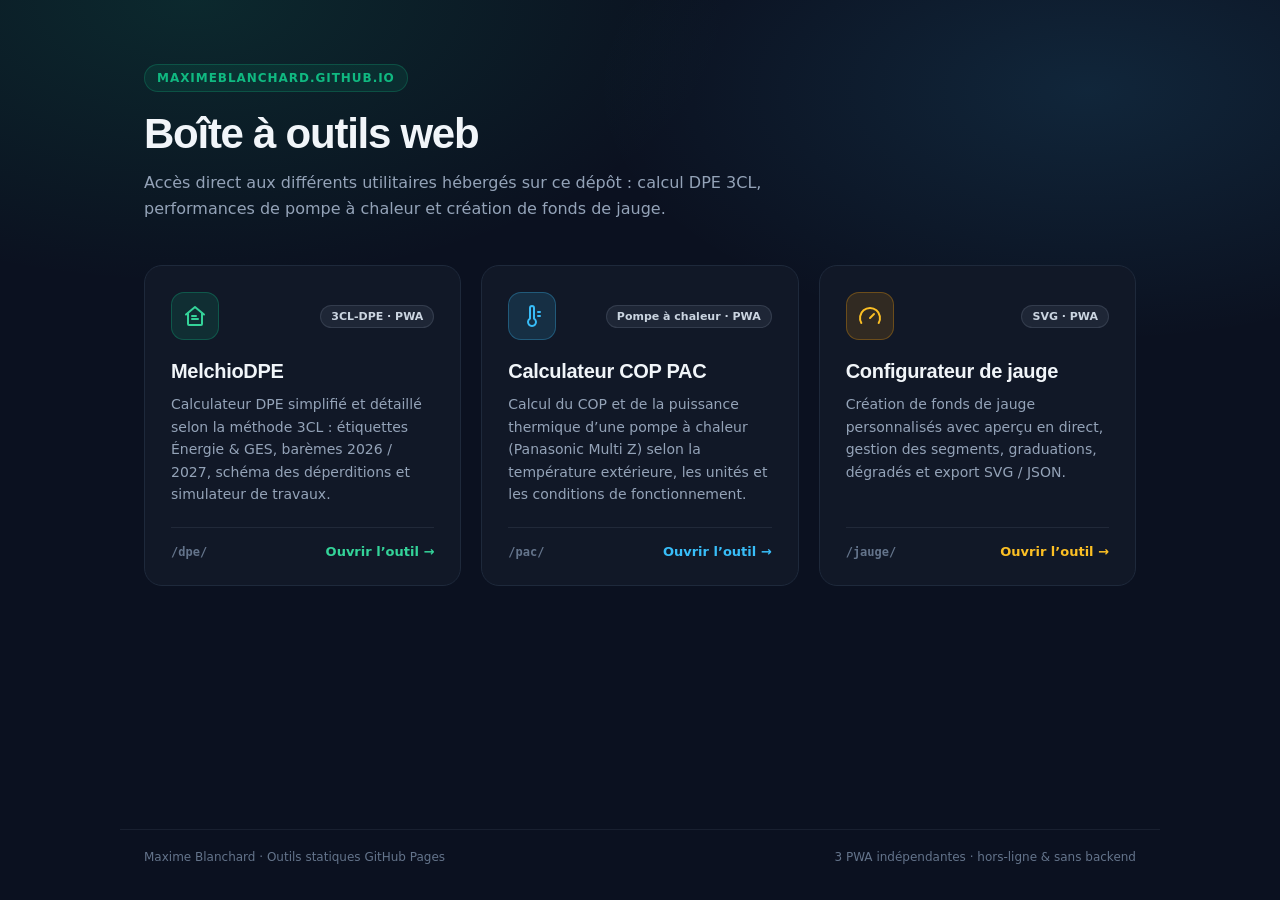
<file: index.html>
<!DOCTYPE html>
<html lang="fr">
<head>
  <meta charset="UTF-8" />
  <meta name="viewport" content="width=device-width, initial-scale=1.0" />
  <meta
    http-equiv="Content-Security-Policy"
    content="default-src 'self'; script-src 'self'; style-src 'self' 'unsafe-inline' https://fonts.googleapis.com; font-src 'self' https://fonts.gstatic.com; img-src 'self' data:; connect-src 'self'; object-src 'none'; base-uri 'self';"
  />
  <meta name="referrer" content="no-referrer" />
  <meta name="theme-color" content="#0f172a" />
  <title>Outils Web — Maxime Blanchard</title>
  <link rel="preconnect" href="https://fonts.googleapis.com" />
  <link rel="preconnect" href="https://fonts.gstatic.com" crossorigin />
  <link
    href="https://fonts.googleapis.com/css2?family=Inter:wght@400;500;600;700&family=Plus+Jakarta+Sans:wght@700;800&display=swap"
    rel="stylesheet"
  />
  <style>
    *, *::before, *::after {
      box-sizing: border-box;
      margin: 0;
      padding: 0;
    }

    :root {
      --bg: #0b1120;
      --bg-glow-1: rgba(16, 185, 129, 0.14);
      --bg-glow-2: rgba(56, 189, 248, 0.12);
      --surface: #111827;
      --surface-hover: #162033;
      --border: #1e293b;
      --border-hover: #334155;
      --text: #f1f5f9;
      --muted: #94a3b8;
      --emerald: #10b981;
      --sky: #38bdf8;
      --amber: #f59e0b;
    }

    body {
      font-family: 'Inter', system-ui, -apple-system, sans-serif;
      background-color: var(--bg);
      background-image:
        radial-gradient(ellipse 60% 45% at 15% 0%, var(--bg-glow-1), transparent 70%),
        radial-gradient(ellipse 55% 40% at 85% 10%, var(--bg-glow-2), transparent 70%);
      color: var(--text);
      min-height: 100vh;
      display: flex;
      flex-direction: column;
      -webkit-font-smoothing: antialiased;
    }

    main {
      width: 100%;
      max-width: 1040px;
      margin: 0 auto;
      padding: 64px 24px 48px;
      flex: 1;
    }

    .eyebrow {
      display: inline-flex;
      align-items: center;
      gap: 8px;
      font-size: 12px;
      font-weight: 600;
      letter-spacing: 0.08em;
      text-transform: uppercase;
      color: var(--emerald);
      background: rgba(16, 185, 129, 0.1);
      border: 1px solid rgba(16, 185, 129, 0.25);
      padding: 6px 12px;
      border-radius: 999px;
      margin-bottom: 18px;
    }

    h1 {
      font-family: 'Plus Jakarta Sans', 'Inter', sans-serif;
      font-size: clamp(28px, 4.5vw, 42px);
      font-weight: 800;
      letter-spacing: -0.03em;
      line-height: 1.15;
      margin-bottom: 12px;
    }

    .subtitle {
      font-size: 16px;
      color: var(--muted);
      max-width: 620px;
      line-height: 1.6;
      margin-bottom: 44px;
    }

    .grid {
      display: grid;
      grid-template-columns: repeat(auto-fit, minmax(290px, 1fr));
      gap: 20px;
    }

    .card {
      position: relative;
      display: flex;
      flex-direction: column;
      text-decoration: none;
      color: inherit;
      background: var(--surface);
      border: 1px solid var(--border);
      border-radius: 18px;
      padding: 26px;
      transition: transform 0.18s ease, border-color 0.18s ease, background-color 0.18s ease, box-shadow 0.18s ease;
    }

    .card:hover {
      transform: translateY(-4px);
      background: var(--surface-hover);
      border-color: var(--border-hover);
      box-shadow: 0 18px 40px -16px rgba(0, 0, 0, 0.55);
    }

    .card:focus-visible {
      outline: 2px solid var(--emerald);
      outline-offset: 3px;
    }

    .card-top {
      display: flex;
      align-items: center;
      justify-content: space-between;
      margin-bottom: 20px;
    }

    .icon-box {
      width: 48px;
      height: 48px;
      border-radius: 13px;
      display: flex;
      align-items: center;
      justify-content: center;
    }

    .icon-dpe {
      background: rgba(16, 185, 129, 0.14);
      border: 1px solid rgba(16, 185, 129, 0.3);
      color: #34d399;
    }

    .icon-pac {
      background: rgba(56, 189, 248, 0.14);
      border: 1px solid rgba(56, 189, 248, 0.3);
      color: #38bdf8;
    }

    .icon-jauge {
      background: rgba(245, 158, 11, 0.14);
      border: 1px solid rgba(245, 158, 11, 0.3);
      color: #fbbf24;
    }

    .tag {
      font-size: 11px;
      font-weight: 600;
      padding: 4px 10px;
      border-radius: 999px;
      background: rgba(148, 163, 184, 0.1);
      border: 1px solid rgba(148, 163, 184, 0.18);
      color: #cbd5e1;
    }

    .card h2 {
      font-family: 'Plus Jakarta Sans', 'Inter', sans-serif;
      font-size: 20px;
      font-weight: 700;
      letter-spacing: -0.015em;
      margin-bottom: 10px;
    }

    .card p {
      font-size: 14px;
      line-height: 1.6;
      color: var(--muted);
      flex: 1;
      margin-bottom: 22px;
    }

    .card-footer {
      display: flex;
      align-items: center;
      justify-content: space-between;
      padding-top: 16px;
      border-top: 1px solid rgba(148, 163, 184, 0.12);
      font-size: 13px;
      font-weight: 600;
    }

    .card-dpe .cta { color: #34d399; }
    .card-pac .cta { color: #38bdf8; }
    .card-jauge .cta { color: #fbbf24; }

    .path {
      font-family: ui-monospace, SFMono-Regular, Menlo, Monaco, Consolas, monospace;
      font-size: 12px;
      color: #64748b;
    }

    .arrow {
      display: inline-block;
      transition: transform 0.18s ease;
    }

    .card:hover .arrow {
      transform: translateX(4px);
    }

    footer {
      width: 100%;
      max-width: 1040px;
      margin: 0 auto;
      padding: 20px 24px 36px;
      border-top: 1px solid rgba(148, 163, 184, 0.1);
      display: flex;
      flex-wrap: wrap;
      justify-content: space-between;
      gap: 12px;
      font-size: 12px;
      color: #64748b;
    }
  </style>
</head>
<body>
  <main>
    <div class="eyebrow">maximeblanchard.github.io</div>
    <h1>Boîte à outils web</h1>
    <p class="subtitle">
      Accès direct aux différents utilitaires hébergés sur ce dépôt : calcul DPE 3CL,
      performances de pompe à chaleur et création de fonds de jauge.
    </p>

    <section class="grid" aria-label="Liste des outils">
      <!-- 1. MelchioDPE -->
      <a class="card card-dpe" href="./dpe/">
        <div class="card-top">
          <div class="icon-box icon-dpe" aria-hidden="true">
            <svg width="24" height="24" viewBox="0 0 24 24" fill="none" stroke="currentColor" stroke-width="2" stroke-linecap="round" stroke-linejoin="round">
              <path d="M3 10.5L12 3l9 7.5" />
              <path d="M5 9.5V20a1 1 0 0 0 1 1h12a1 1 0 0 0 1-1V9.5" />
              <path d="M9 15h6" />
              <path d="M9 12h4" />
            </svg>
          </div>
          <span class="tag">3CL-DPE · PWA</span>
        </div>
        <h2>MelchioDPE</h2>
        <p>
          Calculateur DPE simplifié et détaillé selon la méthode 3CL : étiquettes Énergie &amp; GES,
          barèmes 2026 / 2027, schéma des déperditions et simulateur de travaux.
        </p>
        <div class="card-footer">
          <span class="path">/dpe/</span>
          <span class="cta">Ouvrir l’outil <span class="arrow">→</span></span>
        </div>
      </a>

      <!-- 2. Calculateur COP PAC -->
      <a class="card card-pac" href="./pac/">
        <div class="card-top">
          <div class="icon-box icon-pac" aria-hidden="true">
            <svg width="24" height="24" viewBox="0 0 24 24" fill="none" stroke="currentColor" stroke-width="2" stroke-linecap="round" stroke-linejoin="round">
              <path d="M14 4v10.54a4 4 0 1 1-4 0V4a2 2 0 0 1 4 0Z" />
              <path d="M18 8h2" />
              <path d="M18 12h2" />
            </svg>
          </div>
          <span class="tag">Pompe à chaleur · PWA</span>
        </div>
        <h2>Calculateur COP PAC</h2>
        <p>
          Calcul du COP et de la puissance thermique d’une pompe à chaleur (Panasonic Multi Z)
          selon la température extérieure, les unités et les conditions de fonctionnement.
        </p>
        <div class="card-footer">
          <span class="path">/pac/</span>
          <span class="cta">Ouvrir l’outil <span class="arrow">→</span></span>
        </div>
      </a>

      <!-- 3. Configurateur de Jauge -->
      <a class="card card-jauge" href="./jauge/">
        <div class="card-top">
          <div class="icon-box icon-jauge" aria-hidden="true">
            <svg width="24" height="24" viewBox="0 0 24 24" fill="none" stroke="currentColor" stroke-width="2" stroke-linecap="round" stroke-linejoin="round">
              <path d="m12 14 4-4" />
              <path d="M3.34 19a10 10 0 1 1 17.32 0" />
            </svg>
          </div>
          <span class="tag">SVG · PWA</span>
        </div>
        <h2>Configurateur de jauge</h2>
        <p>
          Création de fonds de jauge personnalisés avec aperçu en direct, gestion des segments,
          graduations, dégradés et export SVG / JSON.
        </p>
        <div class="card-footer">
          <span class="path">/jauge/</span>
          <span class="cta">Ouvrir l’outil <span class="arrow">→</span></span>
        </div>
      </a>
    </section>
  </main>

  <footer>
    <span>Maxime Blanchard · Outils statiques GitHub Pages</span>
    <span>3 PWA indépendantes · hors-ligne &amp; sans backend</span>
  </footer>

  <script src="./sw-cleanup.js" defer></script>
</body>
</html>
</file>
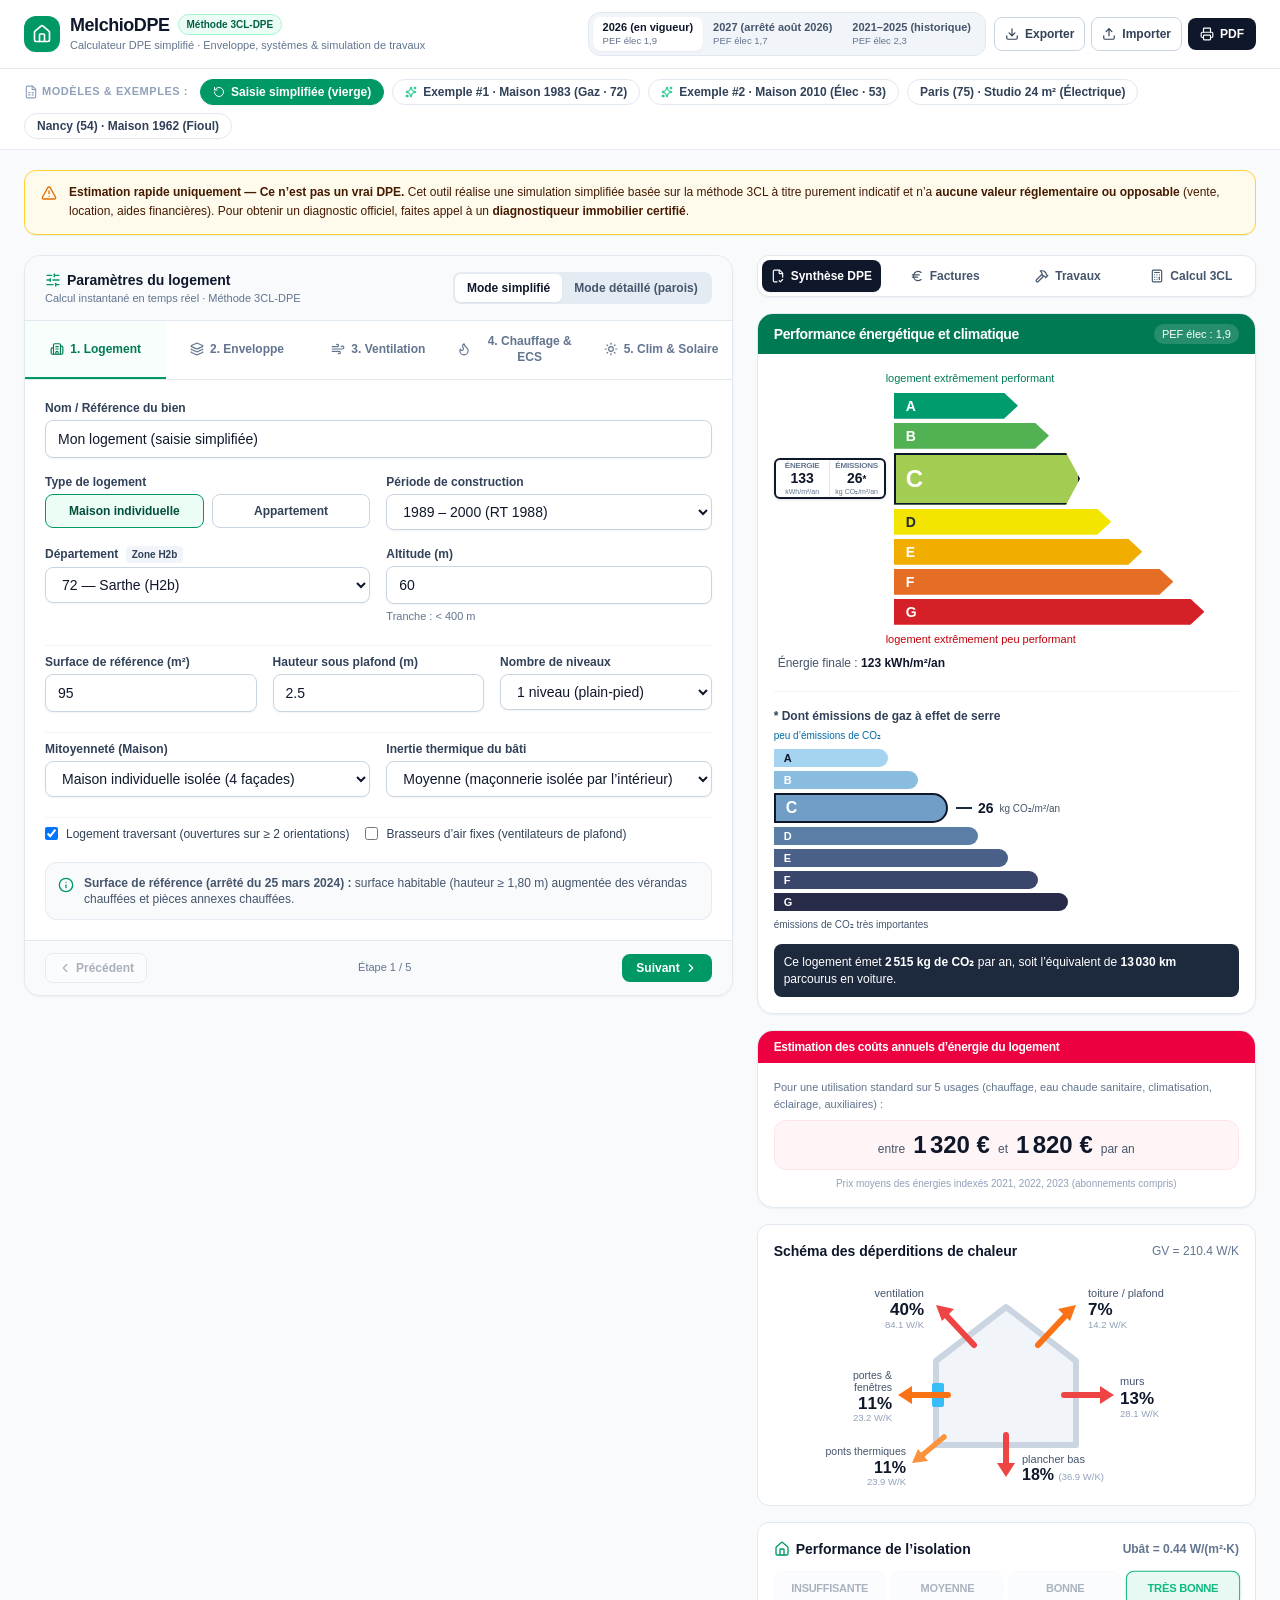
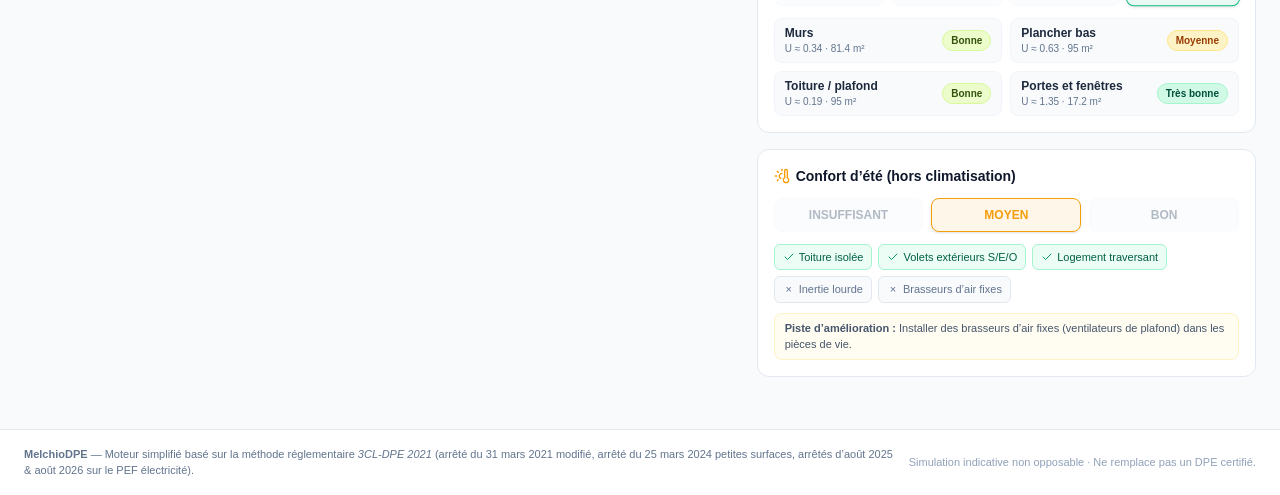
<file: dpe/index.html>
<!doctype html>
<html lang="fr">
  <head>
    <meta charset="UTF-8" />
    <meta name="viewport" content="width=device-width, initial-scale=1.0" />
        <meta http-equiv="Content-Security-Policy" content="default-src 'self'; script-src 'self'; style-src 'self' 'unsafe-inline' https://fonts.googleapis.com; font-src 'self' https://fonts.gstatic.com; img-src 'self' data: blob:; connect-src 'self'; object-src 'none'; base-uri 'self'; form-action 'self';" />
    <meta name="referrer" content="no-referrer" />
    <meta name="theme-color" content="#047857" />
    <meta name="apple-mobile-web-app-capable" content="yes" />
    <meta name="apple-mobile-web-app-title" content="MelchioDPE" />
    <title>MelchioDPE — Calculateur DPE simplifié (Méthode 3CL)</title>
    <link rel="manifest" href="./manifest.webmanifest" />
    <link rel="icon" href="./app-icon.svg" type="image/svg+xml" />
    <link rel="apple-touch-icon" href="./icon-192.png" />
    <link rel="preconnect" href="https://fonts.googleapis.com" />
    <link rel="preconnect" href="https://fonts.gstatic.com" crossorigin />
    <link
      href="https://fonts.googleapis.com/css2?family=Inter:wght@400;500;600;700;800&family=Plus+Jakarta+Sans:wght@600;700;800&display=swap"
      rel="stylesheet"
    />
    <script type="module" crossorigin src="./assets/index-CYTtTTpb.js"></script>
    <link rel="stylesheet" crossorigin href="./assets/index-Dd6411Nf.css">
  </head>
  <body class="bg-slate-50 text-slate-900 antialiased selection:bg-emerald-100 selection:text-emerald-900">
    <div id="root"></div>
  </body>
</html>
</file>
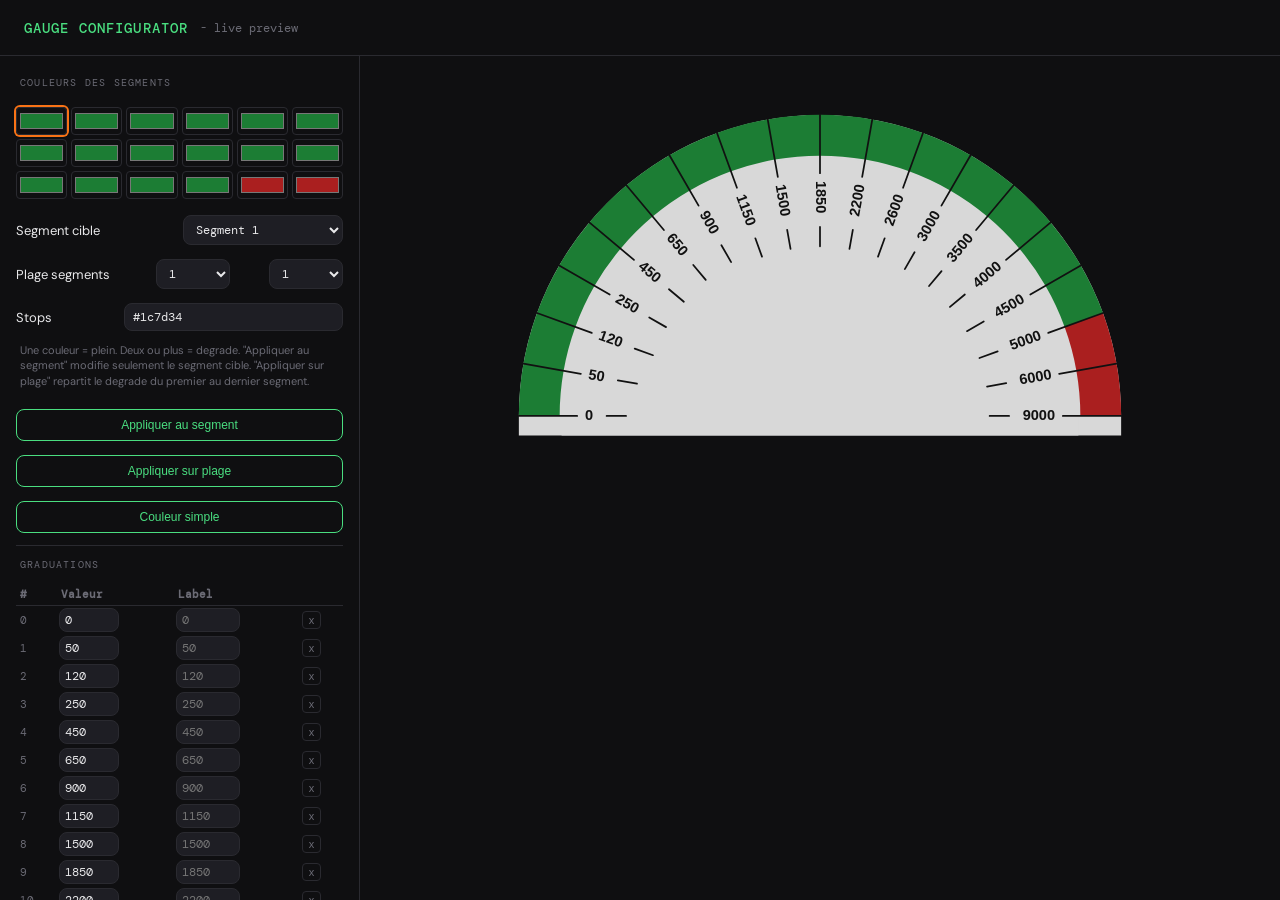
<file: jauge/index.html>
<!DOCTYPE html>
<html lang="fr">
<head>
<meta charset="UTF-8">
<meta name="viewport" content="width=device-width, initial-scale=1">
<meta name="theme-color" content="#0f0f11">
<title>Gauge Configurator</title>
<link rel="manifest" href="./manifest.webmanifest">
<meta name="apple-mobile-web-app-capable" content="yes">
<meta name="apple-mobile-web-app-title" content="Jauge">
<link rel="icon" href="./app-icon.svg" type="image/svg+xml">
<link rel="apple-touch-icon" href="./icon-192.png">
<link href="https://fonts.googleapis.com/css2?family=DM+Mono:wght@400;500&family=DM+Sans:wght@300;400;500&display=swap" rel="stylesheet">
<style>
  *, *::before, *::after { box-sizing: border-box; margin: 0; padding: 0; }

  :root {
    --bg: #0f0f11;
    --panel: #17171a;
    --border: #2a2a30;
    --accent: #4ade80;
    --accent2: #f97316;
    --text: #e8e8ea;
    --muted: #6b6b75;
    --input-bg: #1e1e24;
    --radius: 8px;
  }

  body {
    font-family: 'DM Sans', sans-serif;
    background: var(--bg);
    color: var(--text);
    height: 100vh;
    overflow: hidden;
    display: grid;
    grid-template-columns: 360px 1fr;
    grid-template-rows: 56px 1fr;
  }

  header {
    grid-column: 1 / -1;
    border-bottom: 1px solid var(--border);
    display: flex;
    align-items: center;
    padding: 0 24px;
    gap: 12px;
  }
  header h1 {
    font-family: 'DM Mono', monospace;
    font-size: 14px;
    font-weight: 500;
    letter-spacing: .08em;
    color: var(--accent);
  }
  header span {
    font-size: 12px;
    color: var(--muted);
    font-family: 'DM Mono', monospace;
  }

  aside {
    grid-column: 1;
    grid-row: 2;
    border-right: 1px solid var(--border);
    overflow-y: auto;
    padding: 20px 16px;
    display: flex;
    flex-direction: column;
    gap: 6px;
  }

  .section-title {
    font-family: 'DM Mono', monospace;
    font-size: 10px;
    letter-spacing: .12em;
    color: var(--muted);
    text-transform: uppercase;
    padding: 12px 4px 6px;
    border-top: 1px solid var(--border);
    margin-top: 6px;
  }
  .section-title:first-child { border-top: none; margin-top: 0; padding-top: 0; }

  .row {
    display: flex;
    align-items: center;
    justify-content: space-between;
    gap: 8px;
    padding: 4px 0;
  }
  .row label {
    font-size: 13px;
    color: var(--text);
    flex-shrink: 0;
    min-width: 100px;
  }

  input[type=range] {
    flex: 1;
    accent-color: var(--accent);
    height: 4px;
    cursor: pointer;
  }
  .val {
    font-family: 'DM Mono', monospace;
    font-size: 12px;
    color: var(--accent);
    min-width: 36px;
    text-align: right;
  }

  input[type=color] {
    width: 32px;
    height: 24px;
    border: 1px solid var(--border);
    border-radius: 4px;
    background: none;
    cursor: pointer;
    padding: 1px;
  }

  input[type=text], input[type=number], select {
    background: var(--input-bg);
    border: 1px solid var(--border);
    border-radius: var(--radius);
    color: var(--text);
    font-family: 'DM Mono', monospace;
    font-size: 12px;
    padding: 5px 8px;
    width: 100%;
  }
  input[type=number] { width: 70px; }

  input[type=checkbox] {
    accent-color: var(--accent);
    width: 15px;
    height: 15px;
    cursor: pointer;
  }

  .seg-grid {
    display: grid;
    grid-template-columns: repeat(6, 1fr);
    gap: 4px;
    padding: 6px 0;
  }
  .seg-grid input[type=color] {
    width: 100%;
    height: 28px;
  }
  .seg-grid input[type=color].selected {
    box-shadow: 0 0 0 2px var(--accent2);
  }

  .helper {
    color: var(--muted);
    font-size: 11px;
    line-height: 1.4;
    padding: 2px 4px 6px;
  }

  .ticks-table {
    width: 100%;
    border-collapse: collapse;
    font-family: 'DM Mono', monospace;
    font-size: 11px;
  }
  .ticks-table th {
    color: var(--muted);
    text-align: left;
    padding: 4px 4px;
    border-bottom: 1px solid var(--border);
  }
  .ticks-table td { padding: 2px 2px; }
  .ticks-table input[type=number] {
    width: 60px;
    padding: 3px 5px;
  }
  .ticks-table input[type=text] {
    width: 64px;
    padding: 3px 5px;
  }
  .ticks-table button {
    background: none;
    border: 1px solid var(--border);
    color: var(--muted);
    border-radius: 4px;
    cursor: pointer;
    padding: 2px 6px;
    font-size: 11px;
  }
  .ticks-table button:hover { color: #ef4444; border-color: #ef4444; }

  #btn-add-tick {
    background: none;
    border: 1px dashed var(--border);
    border-radius: var(--radius);
    color: var(--muted);
    font-size: 12px;
    padding: 6px;
    width: 100%;
    cursor: pointer;
    margin-top: 4px;
    transition: color .15s, border-color .15s;
  }
  #btn-add-tick:hover { color: var(--accent); border-color: var(--accent); }

  #btn-export-svg,
  #btn-export-json,
  #btn-import-json,
  #btn-apply-segment-stops,
  #btn-apply-segment-range,
  #btn-segment-solid {
    background: none;
    border: 1px solid var(--accent);
    border-radius: var(--radius);
    color: var(--accent);
    font-size: 12px;
    padding: 8px;
    width: 100%;
    cursor: pointer;
    margin-top: 8px;
    transition: color .15s, border-color .15s, background-color .15s;
  }
  #btn-export-svg:hover,
  #btn-export-json:hover,
  #btn-import-json:hover,
  #btn-apply-segment-stops:hover,
  #btn-apply-segment-range:hover,
  #btn-segment-solid:hover {
    background: rgba(74, 222, 128, .08);
  }

  main {
    grid-column: 2;
    grid-row: 2;
    display: flex;
    align-items: flex-start;
    justify-content: center;
    overflow-y: auto;
    padding: 20px 32px 32px;
  }
  #gauge-wrap {
    width: 100%;
    max-width: 680px;
    position: sticky;
    top: 0;
  }
  #gauge-wrap svg {
    width: 100%;
    display: block;
    overflow: visible;
  }

  @media (max-width: 960px) {
    body {
      grid-template-columns: 1fr;
      grid-template-rows: 56px minmax(240px, 38vh) 1fr;
    }

    aside {
      grid-column: 1;
      grid-row: 3;
      border-right: none;
      border-top: 1px solid var(--border);
      padding: 16px 14px 28px;
    }

    main {
      grid-column: 1;
      grid-row: 2;
      padding: 12px 12px 16px;
      border-bottom: 1px solid var(--border);
      background:
        radial-gradient(circle at 50% 0%, rgba(74, 222, 128, .10), transparent 55%),
        linear-gradient(180deg, rgba(255, 255, 255, .02), rgba(255, 255, 255, 0));
    }

    #gauge-wrap {
      max-width: none;
      top: 0;
    }
  }
</style>


<!-- Matomo -->
<script>
  var _paq = window._paq = window._paq || [];
  /* tracker methods like "setCustomDimension" should be called before "trackPageView" */
  _paq.push(['trackPageView']);
  _paq.push(['enableLinkTracking']);
  (function() {
    var u="https://maximeblanchard.matomo.cloud/";
    _paq.push(['setTrackerUrl', u+'matomo.php']);
    _paq.push(['setSiteId', '1']);
    var d=document, g=d.createElement('script'), s=d.getElementsByTagName('script')[0];
    g.async=true; g.src='https://cdn.matomo.cloud/maximeblanchard.matomo.cloud/matomo.js'; s.parentNode.insertBefore(g,s);
  })();
</script>
<!-- End Matomo Code -->


</head>
<body>

<header>
  <h1>GAUGE CONFIGURATOR</h1>
  <span>- live preview</span>
</header>

<aside id="panel">
  <div class="section-title">Couleurs des segments</div>
  <div class="seg-grid" id="seg-colors"></div>
  <div class="row">
    <label>Segment cible</label>
    <select id="segment-editor-index" style="width:160px"></select>
  </div>
  <div class="row">
    <label>Plage segments</label>
    <select id="segment-range-start" style="width:74px"></select>
    <select id="segment-range-end" style="width:74px"></select>
  </div>
  <div class="row">
    <label>Stops</label>
    <input type="text" id="segment-stops" placeholder="#1c7d34, #facc15, #aa1f1f">
  </div>
  <div class="helper">Une couleur = plein. Deux ou plus = degrade. "Appliquer au segment" modifie seulement le segment cible. "Appliquer sur plage" repartit le degrade du premier au dernier segment.</div>
  <button id="btn-apply-segment-stops">Appliquer au segment</button>
  <button id="btn-apply-segment-range">Appliquer sur plage</button>
  <button id="btn-segment-solid">Couleur simple</button>

  <div class="section-title">Graduations</div>
  <table class="ticks-table">
    <thead><tr><th>#</th><th>Valeur</th><th>Label</th><th></th></tr></thead>
    <tbody id="ticks-body"></tbody>
  </table>
  <button id="btn-add-tick">+ Ajouter une graduation</button>

  <div class="section-title">Texte des labels</div>
  <div class="row">
    <label>Police</label>
    <select id="font-family" style="width:160px">
      <option value="Arial Black, Arial, sans-serif">Arial Black</option>
      <option value="'Courier New', monospace">Courier New</option>
      <option value="Georgia, serif">Georgia</option>
      <option value="Impact, sans-serif">Impact</option>
      <option value="'DM Mono', monospace">DM Mono</option>
      <option value="'DM Sans', sans-serif">DM Sans</option>
    </select>
  </div>
  <div class="row">
    <label>Taille</label>
    <input type="range" id="font-size" min="8" max="28" value="15">
    <span class="val" id="font-size-val">15</span>
  </div>
  <div class="row">
    <label>Graisse</label>
    <select id="font-weight" style="width:160px">
      <option value="400">400 - Normal</option>
      <option value="700">700 - Bold</option>
      <option value="900" selected>900 - Black</option>
    </select>
  </div>
  <div class="row">
    <label>Couleur</label>
    <input type="color" id="label-color" value="#111111">
  </div>
  <div class="row">
    <label>Orientation</label>
    <select id="label-orient" style="width:160px">
      <option value="radial" selected>Aligné à la graduation</option>
      <option value="horizontal">Horizontal</option>
    </select>
  </div>

  <div class="section-title">Géométrie</div>
  <div class="row">
    <label>Écart ext.</label>
    <input type="range" id="label-gap" min="0" max="30" value="8">
    <span class="val" id="label-gap-val">8</span>
  </div>
  <div class="row">
    <label>Écart int.</label>
    <input type="range" id="label-gap-inner" min="0" max="40" value="14">
    <span class="val" id="label-gap-inner-val">14</span>
  </div>
  <div class="row">
    <label>Queue tick</label>
    <input type="range" id="label-tail" min="0" max="60" value="20">
    <span class="val" id="label-tail-val">20</span>
  </div>
  <div class="row">
    <label>Queue côté centre</label>
    <input type="checkbox" id="inner-tick" checked>
  </div>
  <div class="row">
    <label>Angle debut</label>
    <input type="range" id="start-angle" min="0" max="180" value="180">
    <span class="val" id="start-angle-val">180</span>
  </div>
  <div class="row">
    <label>Angle fin</label>
    <input type="range" id="end-angle" min="0" max="180" value="0">
    <span class="val" id="end-angle-val">0</span>
  </div>
  <div class="row">
    <label>Demi-cercle</label>
    <input type="range" id="bottom-circle-radius" min="0" max="120" value="0">
    <span class="val" id="bottom-circle-radius-val">0</span>
  </div>
  <div class="row">
    <label>Couleur bas</label>
    <input type="color" id="bottom-circle-color" value="#d8d8d8">
  </div>
  <div class="row">
    <label>Ligne base</label>
    <input type="checkbox" id="show-base-line">
  </div>
  <button id="btn-export-svg">Exporter SVG</button>
  <button id="btn-export-json">Sauver JSON</button>
  <button id="btn-import-json">Importer JSON</button>
 
  <button id="btn-connexion">Connexion</button>
  <input type="file" id="import-json-input" accept=".json,application/json" hidden>
</aside>

<main>
  <div id="gauge-wrap">

    <svg id="gauge" viewBox="0 0 700 410" xmlns="http://www.w3.org/2000/svg"></svg>
  </div>
</main>

<script>
const state = {
  ticks: [
    { val: 0 }, { val: 50 }, { val: 120 }, { val: 250 }, { val: 450 },
    { val: 650 }, { val: 900 }, { val: 1150 }, { val: 1500 }, { val: 1850 },
    { val: 2200 }, { val: 2600 }, { val: 3000 }, { val: 3500 }, { val: 4000 },
    { val: 4500 }, { val: 5000 }, { val: 6000 }, { val: 9000 },
  ],
  segStyles: [
    { colors: ['#1c7d34'] }, { colors: ['#1c7d34'] }, { colors: ['#1c7d34'] },
    { colors: ['#1c7d34'] }, { colors: ['#1c7d34'] }, { colors: ['#1c7d34'] },
    { colors: ['#1c7d34'] }, { colors: ['#1c7d34'] }, { colors: ['#1c7d34'] },
    { colors: ['#1c7d34'] }, { colors: ['#1c7d34'] }, { colors: ['#1c7d34'] },
    { colors: ['#1c7d34'] }, { colors: ['#1c7d34'] }, { colors: ['#1c7d34'] },
    { colors: ['#1c7d34'] }, { colors: ['#aa1f1f'] }, { colors: ['#aa1f1f'] },
  ],
  fontFamily: 'Arial Black, Arial, sans-serif',
  fontSize: 15,
  fontWeight: '900',
  labelColor: '#111111',
  labelOrient: 'radial',
  labelGap: 8,
  labelGapInner: 14,
  labelTail: 20,
  startAngle: 180,
  endAngle: 0,
  bottomCircleRadius: 0,
  bottomCircleColor: '#d8d8d8',
  selectedSegmentIndex: 0,
  rangeStartIndex: 0,
  rangeEndIndex: 0,
  showBaseLine: false,
  innerTick: true,
};

const defaultStateSnapshot = JSON.parse(JSON.stringify(state));
const STORAGE_KEY = 'gauge-configurator-state-v1';

const svg = document.getElementById('gauge');
const NS = 'http://www.w3.org/2000/svg';
const CX = 350;
const CY = 350;
const R_BAND_OUT = 310;
const R_BAND_IN = 268;
const R_FACE = 266;
const R_TICK_OUT = 310;
const R_TICK_END = 250;

function toRad(d) { return d * Math.PI / 180; }
function pt(r, a) { return { x: CX + r * Math.cos(a), y: CY - r * Math.sin(a) }; }
function iToRad(i, n) {
  return toRad(state.startAngle + i * ((state.endAngle - state.startAngle) / (n - 1)));
}

function elSVG(tag, attrs, text) {
  const e = document.createElementNS(NS, tag);
  for (const [k, v] of Object.entries(attrs)) e.setAttribute(k, v);
  if (text !== undefined) e.textContent = text;
  return e;
}

function arcPath(rOut, rIn, startRad, endRad) {
  const s1 = pt(rOut, startRad);
  const e1 = pt(rOut, endRad);
  const s2 = pt(rIn, endRad);
  const e2 = pt(rIn, startRad);
  const large = Math.abs(endRad - startRad) > Math.PI ? 1 : 0;
  const outerSweep = startRad > endRad ? 1 : 0;
  const innerSweep = outerSweep ? 0 : 1;
  return `M ${s1.x} ${s1.y} A ${rOut} ${rOut} 0 ${large} ${outerSweep} ${e1.x} ${e1.y} L ${s2.x} ${s2.y} A ${rIn} ${rIn} 0 ${large} ${innerSweep} ${e2.x} ${e2.y} Z`;
}

function flatBottomArcPath(radius, startRad, endRad, bottomY) {
  const s = pt(radius, startRad);
  const e = pt(radius, endRad);
  const large = Math.abs(endRad - startRad) > Math.PI ? 1 : 0;
  const sweep = startRad > endRad ? 1 : 0;
  return `M ${s.x} ${s.y} A ${radius} ${radius} 0 ${large} ${sweep} ${e.x} ${e.y} L ${e.x} ${bottomY} L ${s.x} ${bottomY} Z`;
}

function bottomSemiCirclePath(cx, topY, radius) {
  const leftX = cx - radius;
  const rightX = cx + radius;
  return `M ${leftX} ${topY} A ${radius} ${radius} 0 0 1 ${rightX} ${topY} L ${leftX} ${topY} Z`;
}

function normalizeColorValue(color, fallback = '#1c7d34') {
  return /^#([0-9a-f]{3}|[0-9a-f]{6})$/i.test(String(color || '').trim()) ? String(color).trim() : fallback;
}

function normalizeSegmentStyle(style, fallback = '#1c7d34') {
  if (typeof style === 'string') return { colors: [normalizeColorValue(style, fallback)] };
  if (Array.isArray(style)) return { colors: normalizeStopList(style, fallback) };
  if (style && Array.isArray(style.colors)) return { colors: normalizeStopList(style.colors, fallback) };
  return { colors: [fallback] };
}

function normalizeStopList(colors, fallback = '#1c7d34') {
  const normalized = (colors || []).map((color) => normalizeColorValue(color, fallback)).filter(Boolean);
  return normalized.length ? normalized : [fallback];
}

function ensureSegmentStyles() {
  const targetLength = Math.max(0, state.ticks.length - 1);
  if (!Array.isArray(state.segStyles)) state.segStyles = [];
  while (state.segStyles.length < targetLength) state.segStyles.push({ colors: ['#1c7d34'] });
  while (state.segStyles.length > targetLength) state.segStyles.pop();
  state.segStyles = state.segStyles.map((style, index) => normalizeSegmentStyle(style, index >= targetLength - 2 ? '#aa1f1f' : '#1c7d34'));
  state.selectedSegmentIndex = Math.min(Math.max(0, state.selectedSegmentIndex || 0), Math.max(0, targetLength - 1));
  state.rangeStartIndex = Math.min(Math.max(0, state.rangeStartIndex || 0), Math.max(0, targetLength - 1));
  state.rangeEndIndex = Math.min(Math.max(0, state.rangeEndIndex || 0), Math.max(0, targetLength - 1));
}

function parseStopInput(value, fallback = '#1c7d34') {
  return normalizeStopList(String(value || '').split(',').map((part) => part.trim()).filter(Boolean), fallback);
}

function buildSegmentEditorOptions() {
  const select = document.getElementById('segment-editor-index');
  const rangeStart = document.getElementById('segment-range-start');
  const rangeEnd = document.getElementById('segment-range-end');
  const previous = state.selectedSegmentIndex;
  const previousRangeStart = state.rangeStartIndex;
  const previousRangeEnd = state.rangeEndIndex;
  select.innerHTML = '';
  rangeStart.innerHTML = '';
  rangeEnd.innerHTML = '';
  state.segStyles.forEach((_, index) => {
    const option = document.createElement('option');
    option.value = index;
    option.textContent = `Segment ${index + 1}`;
    select.appendChild(option);

    const optionStart = document.createElement('option');
    optionStart.value = index;
    optionStart.textContent = String(index + 1);
    rangeStart.appendChild(optionStart);

    const optionEnd = document.createElement('option');
    optionEnd.value = index;
    optionEnd.textContent = String(index + 1);
    rangeEnd.appendChild(optionEnd);
  });
  if (state.segStyles.length) {
    select.value = String(Math.min(previous, state.segStyles.length - 1));
    rangeStart.value = String(Math.min(previousRangeStart, state.segStyles.length - 1));
    rangeEnd.value = String(Math.min(previousRangeEnd, state.segStyles.length - 1));
  }
}

function syncSegmentEditor() {
  ensureSegmentStyles();
  const select = document.getElementById('segment-editor-index');
  const input = document.getElementById('segment-stops');
  if (!state.segStyles.length) {
    select.innerHTML = '';
    input.value = '';
    return;
  }
  state.selectedSegmentIndex = Math.min(state.selectedSegmentIndex, state.segStyles.length - 1);
  select.value = String(state.selectedSegmentIndex);
  document.getElementById('segment-range-start').value = String(state.rangeStartIndex);
  document.getElementById('segment-range-end').value = String(state.rangeEndIndex);
  input.value = state.segStyles[state.selectedSegmentIndex].colors.join(', ');
}

function updateSegmentEditorSelection(index) {
  state.selectedSegmentIndex = Math.min(Math.max(0, index), Math.max(0, state.segStyles.length - 1));
  syncSegmentEditor();
  buildSegColors();
}

function getSegmentFill(i, a1, a2, defs) {
  const style = normalizeSegmentStyle(state.segStyles[i], '#1c7d34');
  if (style.colors.length === 1) return style.colors[0];

  const gradientId = `seg-gradient-${i}`;
  const start = pt(R_BAND_OUT, a1);
  const end = pt(R_BAND_OUT, a2);
  const gradient = elSVG('linearGradient', {
    id: gradientId,
    gradientUnits: 'userSpaceOnUse',
    x1: start.x,
    y1: start.y,
    x2: end.x,
    y2: end.y
  });

  style.colors.forEach((color, index) => {
    gradient.appendChild(elSVG('stop', {
      offset: `${(index / (style.colors.length - 1)) * 100}%`,
      'stop-color': color
    }));
  });

  defs.appendChild(gradient);
  return `url(#${gradientId})`;
}

function hexToRgb(hex) {
  const normalized = normalizeColorValue(hex).slice(1);
  const full = normalized.length === 3 ? normalized.split('').map((c) => c + c).join('') : normalized;
  return {
    r: parseInt(full.slice(0, 2), 16),
    g: parseInt(full.slice(2, 4), 16),
    b: parseInt(full.slice(4, 6), 16)
  };
}

function rgbToHex(rgb) {
  return '#' + ['r', 'g', 'b'].map((key) => {
    const value = Math.max(0, Math.min(255, Math.round(rgb[key])));
    return value.toString(16).padStart(2, '0');
  }).join('');
}

function interpolateHexColor(startColor, endColor, t) {
  const a = hexToRgb(startColor);
  const b = hexToRgb(endColor);
  return rgbToHex({
    r: a.r + (b.r - a.r) * t,
    g: a.g + (b.g - a.g) * t,
    b: a.b + (b.b - a.b) * t
  });
}

function sampleGradientStops(colors, t) {
  const stops = normalizeStopList(colors);
  if (stops.length === 1) return stops[0];
  if (t <= 0) return stops[0];
  if (t >= 1) return stops[stops.length - 1];

  const scaled = t * (stops.length - 1);
  const index = Math.floor(scaled);
  const localT = scaled - index;
  return interpolateHexColor(stops[index], stops[index + 1], localT);
}

function syncControlsFromState() {
  const rangeIds = [
    ['font-size', state.fontSize],
    ['start-angle', state.startAngle],
    ['end-angle', state.endAngle],
    ['label-gap', state.labelGap],
    ['label-gap-inner', state.labelGapInner],
    ['label-tail', state.labelTail],
    ['bottom-circle-radius', state.bottomCircleRadius],
  ];

  rangeIds.forEach(([id, value]) => {
    const input = document.getElementById(id);
    const output = document.getElementById(id + '-val');
    if (input) input.value = value;
    if (output) output.textContent = value;
  });

  document.getElementById('font-family').value = state.fontFamily;
  document.getElementById('font-weight').value = state.fontWeight;
  document.getElementById('label-orient').value = state.labelOrient;
  document.getElementById('label-color').value = state.labelColor;
  document.getElementById('bottom-circle-color').value = state.bottomCircleColor;
  document.getElementById('inner-tick').checked = state.innerTick;
  document.getElementById('show-base-line').checked = state.showBaseLine;
}

function normalizeImportedState(raw) {
  const next = JSON.parse(JSON.stringify(defaultStateSnapshot));
  const source = raw && typeof raw === 'object' ? raw : {};
  next.ticks = Array.isArray(source.ticks) && source.ticks.length >= 2 ? source.ticks.map((tick) => ({
    val: Number(tick.val ?? 0),
    label: tick.label === undefined || tick.label === '' ? undefined : String(tick.label)
  })) : next.ticks;

  next.segStyles = source.segStyles || source.segColors || next.segStyles;
  next.selectedSegmentIndex = Number(source.selectedSegmentIndex ?? 0);
  next.rangeStartIndex = Number(source.rangeStartIndex ?? next.rangeStartIndex);
  next.rangeEndIndex = Number(source.rangeEndIndex ?? next.rangeEndIndex);
  next.fontSize = Number(source.fontSize ?? next.fontSize);
  next.labelGap = Number(source.labelGap ?? next.labelGap);
  next.labelGapInner = Number(source.labelGapInner ?? next.labelGapInner);
  next.labelTail = Number(source.labelTail ?? next.labelTail);
  next.startAngle = Number(source.startAngle ?? next.startAngle);
  next.endAngle = Number(source.endAngle ?? next.endAngle);
  next.bottomCircleRadius = Number(source.bottomCircleRadius ?? next.bottomCircleRadius);
  next.fontWeight = String(source.fontWeight ?? next.fontWeight);
  next.fontFamily = String(source.fontFamily ?? next.fontFamily);
  next.labelColor = normalizeColorValue(source.labelColor ?? next.labelColor, next.labelColor);
  next.bottomCircleColor = normalizeColorValue(source.bottomCircleColor ?? next.bottomCircleColor, next.bottomCircleColor);
  next.innerTick = Boolean(source.innerTick ?? next.innerTick);
  next.showBaseLine = Boolean(source.showBaseLine ?? next.showBaseLine);

  return next;
}

function applyImportedState(raw) {
  const normalized = normalizeImportedState(raw);
  Object.keys(state).forEach((key) => delete state[key]);
  Object.assign(state, normalized);
  ensureSegmentStyles();
  syncControlsFromState();
  buildTicksTable();
  buildSegColors();
  buildSegmentEditorOptions();
  syncSegmentEditor();
  render();
}

function saveStateToStorage() {
  try {
    localStorage.setItem(STORAGE_KEY, JSON.stringify({
      version: 1,
      ...state
    }));
  } catch (error) {
    // Ignore storage failures so the live preview keeps working.
  }
}

function loadStateFromStorage() {
  try {
    const raw = localStorage.getItem(STORAGE_KEY);
    if (!raw) return false;
    applyImportedState(JSON.parse(raw));
    return true;
  } catch (error) {
    return false;
  }
}

function registerServiceWorker() {
  if (!('serviceWorker' in navigator)) return;
  const isServed = location.protocol === 'https:' || location.hostname === 'localhost' || location.hostname === '127.0.0.1';
  if (!isServed) {
    console.info('Service worker indisponible hors http(s)/localhost.');
    return;
  }

  navigator.serviceWorker.register('./sw.js').catch((error) => {
    console.warn('Echec enregistrement service worker:', error);
  });
}

function render() {
  while (svg.firstChild) svg.removeChild(svg.firstChild);

  ensureSegmentStyles();
  const n = state.ticks.length;
  if (n < 2) return;
  const startRad = toRad(state.startAngle);
  const endRad = toRad(state.endAngle);
  const faceBottomExt = Math.ceil(state.fontSize * 0.9) + 6;
  const faceBottomY = CY + faceBottomExt;
  const viewBoxHeight = Math.ceil(faceBottomY + 10);
  svg.setAttribute('viewBox', `0 0 700 ${viewBoxHeight}`);

  const scene = elSVG('g', {});
  const defs = elSVG('defs', {});
  svg.appendChild(scene);
  scene.appendChild(defs);

  scene.appendChild(elSVG('path', {
    d: flatBottomArcPath(R_BAND_OUT, startRad, endRad, faceBottomY),
    fill: '#d8d8d8'
  }));

  for (let i = 0; i < n - 1; i++) {
    const a1 = iToRad(i, n);
    const a2 = iToRad(i + 1, n);
    scene.appendChild(elSVG('path', {
      d: arcPath(R_BAND_OUT, R_BAND_IN, a1, a2),
      fill: getSegmentFill(i, a1, a2, defs)
    }));
  }

  scene.appendChild(elSVG('path', {
    d: flatBottomArcPath(R_FACE, startRad, endRad, faceBottomY),
    fill: '#d8d8d8'
  }));

  if (state.bottomCircleRadius > 0) {
    scene.appendChild(elSVG('path', {
      d: bottomSemiCirclePath(CX, faceBottomY, state.bottomCircleRadius),
      fill: state.bottomCircleColor
    }));
  }

  if (state.showBaseLine) {
    scene.appendChild(elSVG('line', {
      x1: CX - R_BAND_OUT,
      y1: CY,
      x2: CX + R_BAND_OUT,
      y2: CY,
      stroke: '#111',
      'stroke-width': '1.8',
      'stroke-linecap': 'round'
    }));
  }

  const labelData = [];
  for (let i = 0; i < n; i++) {
    const label = state.ticks[i].label !== undefined ? String(state.ticks[i].label) : String(state.ticks[i].val);
    const t = elSVG('text', {
      x: 0,
      y: 0,
      'text-anchor': 'middle',
      'dominant-baseline': 'middle',
      'font-family': state.fontFamily,
      'font-weight': state.fontWeight,
      'font-size': state.fontSize,
      fill: 'transparent',
    }, label);
    scene.appendChild(t);
    labelData.push({ i, halfW: t.getComputedTextLength() / 2, el: t });
  }

  for (const { i, halfW, el: t } of labelData) {
    const a = iToRad(i, n);
    const aDeg = state.startAngle + i * ((state.endAngle - state.startAngle) / (n - 1));

    const rLabel = R_TICK_END - state.labelGap - halfW;
    const pos = pt(rLabel, a);

    const rOuterEnd = rLabel + halfW + state.labelGap;
    const p1 = pt(R_TICK_OUT, a);
    const p2 = pt(rOuterEnd, a);
    scene.appendChild(elSVG('line', {
      x1: p1.x, y1: p1.y, x2: p2.x, y2: p2.y,
      stroke: '#111', 'stroke-width': '1.8', 'stroke-linecap': 'round'
    }));

    if (state.innerTick) {
      const rInnerEdge = rLabel - halfW;
      const rInnerStart = rInnerEdge - state.labelGapInner;
      const rInnerEnd = rInnerStart - state.labelTail;
      const p3 = pt(rInnerStart, a);
      const p4 = pt(rInnerEnd, a);
      scene.appendChild(elSVG('line', {
        x1: p3.x, y1: p3.y, x2: p4.x, y2: p4.y,
        stroke: '#111', 'stroke-width': '1.8', 'stroke-linecap': 'round'
      }));
    }

    let rotSVG;
    if (state.labelOrient === 'horizontal') {
      rotSVG = 0;
    } else {
      rotSVG = i <= (n - 1) / 2 ? 180 - aDeg : -aDeg;
    }

    t.setAttribute('x', pos.x);
    t.setAttribute('y', pos.y);
    t.setAttribute('fill', state.labelColor);
    t.setAttribute('font-family', state.fontFamily);
    t.setAttribute('font-weight', state.fontWeight);
    t.setAttribute('font-size', state.fontSize);
    t.setAttribute('transform', `rotate(${rotSVG}, ${pos.x}, ${pos.y})`);
  }

  saveStateToStorage();
}

function buildSegColors() {
  const grid = document.getElementById('seg-colors');
  grid.innerHTML = '';
  const n = state.ticks.length - 1;
  ensureSegmentStyles();
  for (let i = 0; i < n; i++) {
    const inp = document.createElement('input');
    inp.type = 'color';
    inp.className = i === state.selectedSegmentIndex ? 'selected' : '';
    inp.value = state.segStyles[i].colors[0] || '#1c7d34';
    inp.title = `Segment ${i + 1}`;
    inp.addEventListener('click', () => {
      updateSegmentEditorSelection(i);
    });
    inp.addEventListener('input', (e) => {
      state.segStyles[i] = { colors: [e.target.value] };
      state.selectedSegmentIndex = i;
      syncSegmentEditor();
      render();
    });
    grid.appendChild(inp);
  }
}

function buildTicksTable() {
  const tbody = document.getElementById('ticks-body');
  tbody.innerHTML = '';
  state.ticks.forEach((tick, i) => {
    const tr = document.createElement('tr');

    const tdI = document.createElement('td');
    tdI.textContent = i;
    tdI.style.cssText = 'color:var(--muted);font-family:DM Mono,monospace;font-size:11px;padding:2px 4px';
    tr.appendChild(tdI);

    const tdV = document.createElement('td');
    const inpV = document.createElement('input');
    inpV.type = 'number';
    inpV.value = tick.val;
    inpV.addEventListener('input', (e) => {
      state.ticks[i].val = Number(e.target.value);
      render();
    });
    tdV.appendChild(inpV);
    tr.appendChild(tdV);

    const tdL = document.createElement('td');
    const inpL = document.createElement('input');
    inpL.type = 'text';
    inpL.placeholder = String(tick.val);
    inpL.value = tick.label !== undefined ? tick.label : '';
    inpL.addEventListener('input', (e) => {
      state.ticks[i].label = e.target.value === '' ? undefined : e.target.value;
      render();
    });
    tdL.appendChild(inpL);
    tr.appendChild(tdL);

    const tdD = document.createElement('td');
    const btn = document.createElement('button');
    btn.textContent = 'x';
    btn.addEventListener('click', () => {
      state.ticks.splice(i, 1);
      state.segStyles.splice(Math.max(0, i - 1), 1);
      buildTicksTable();
      buildSegColors();
      buildSegmentEditorOptions();
      syncSegmentEditor();
      render();
    });
    tdD.appendChild(btn);
    tr.appendChild(tdD);

    tbody.appendChild(tr);
  });
}

document.getElementById('btn-add-tick').addEventListener('click', () => {
  const last = state.ticks[state.ticks.length - 1];
  state.ticks.push({ val: (last ? last.val + 1000 : 0) });
  state.segStyles.push({ colors: ['#1c7d34'] });
  buildTicksTable();
  buildSegColors();
  buildSegmentEditorOptions();
  syncSegmentEditor();
  render();
});

function bindRange(id, key) {
  const inp = document.getElementById(id);
  const out = document.getElementById(id + '-val');
  inp.addEventListener('input', (e) => {
    state[key] = Number(e.target.value);
    if (out) out.textContent = e.target.value;
    render();
  });
}

function bindSelect(id, key) {
  document.getElementById(id).addEventListener('change', (e) => {
    state[key] = e.target.value;
    render();
  });
}

function bindColor(id, key) {
  document.getElementById(id).addEventListener('input', (e) => {
    state[key] = e.target.value;
    render();
  });
}

function exportCurrentSVG() {
  const clone = svg.cloneNode(true);
  const viewBox = svg.getAttribute('viewBox') || '0 0 700 400';
  const parts = viewBox.split(/\s+/).map(Number);
  const width = parts[2] || 700;
  const height = parts[3] || 400;
  clone.setAttribute('xmlns', 'http://www.w3.org/2000/svg');
  clone.setAttribute('width', width);
  clone.setAttribute('height', height);
  clone.removeAttribute('style');

  const source = '<?xml version="1.0" encoding="UTF-8"?>\n' + clone.outerHTML;
  const blob = new Blob([source], { type: 'image/svg+xml;charset=utf-8' });
  const url = URL.createObjectURL(blob);
  const a = document.createElement('a');
  a.href = url;
  a.download = 'gauge-export.svg';
  document.body.appendChild(a);
  a.click();
  a.remove();
  URL.revokeObjectURL(url);
}

function exportCurrentJSON() {
  const payload = JSON.stringify({
    version: 1,
    ...state
  }, null, 2);
  const blob = new Blob([payload], { type: 'application/json;charset=utf-8' });
  const url = URL.createObjectURL(blob);
  const a = document.createElement('a');
  a.href = url;
  a.download = 'gauge-config.json';
  document.body.appendChild(a);
  a.click();
  a.remove();
  URL.revokeObjectURL(url);
}

function importConfigFile(file) {
  if (!file) return;
  const reader = new FileReader();
  reader.onload = () => {
    try {
      applyImportedState(JSON.parse(String(reader.result || '{}')));
    } catch (error) {
      alert('JSON invalide');
    }
  };
  reader.readAsText(file);
}

function applySegmentStopsFromInput() {
  ensureSegmentStyles();
  if (!state.segStyles.length) return;
  const input = document.getElementById('segment-stops');
  const fallback = state.segStyles[state.selectedSegmentIndex]?.colors?.[0] || '#1c7d34';
  state.segStyles[state.selectedSegmentIndex] = {
    colors: parseStopInput(input.value, fallback)
  };
  buildSegColors();
  syncSegmentEditor();
  render();
}

function applyGradientAcrossRange() {
  ensureSegmentStyles();
  if (!state.segStyles.length) return;

  const input = document.getElementById('segment-stops');
  const fallback = state.segStyles[state.selectedSegmentIndex]?.colors?.[0] || '#1c7d34';
  const colors = parseStopInput(input.value, fallback);
  const start = Math.min(state.rangeStartIndex, state.rangeEndIndex);
  const end = Math.max(state.rangeStartIndex, state.rangeEndIndex);
  const segmentCount = end - start + 1;

  if (segmentCount <= 1) {
    state.selectedSegmentIndex = start;
    state.segStyles[start] = { colors };
  } else {
    for (let offset = 0; offset < segmentCount; offset++) {
      const segStartT = offset / segmentCount;
      const segEndT = (offset + 1) / segmentCount;
      const localColors = [sampleGradientStops(colors, segStartT)];

      if (colors.length > 2) {
        for (let stopIndex = 1; stopIndex < colors.length - 1; stopIndex++) {
          const stopT = stopIndex / (colors.length - 1);
          if (stopT > segStartT && stopT < segEndT) {
            localColors.push(colors[stopIndex]);
          }
        }
      }

      localColors.push(sampleGradientStops(colors, segEndT));
      state.segStyles[start + offset] = { colors: normalizeStopList(localColors) };
    }
    state.selectedSegmentIndex = start;
  }

  buildSegColors();
  syncSegmentEditor();
  render();
}

bindRange('font-size', 'fontSize');
bindRange('start-angle', 'startAngle');
bindRange('end-angle', 'endAngle');
bindRange('label-gap', 'labelGap');
bindRange('label-gap-inner', 'labelGapInner');
bindRange('label-tail', 'labelTail');
bindRange('bottom-circle-radius', 'bottomCircleRadius');
bindSelect('font-family', 'fontFamily');
bindSelect('font-weight', 'fontWeight');
bindSelect('label-orient', 'labelOrient');
bindColor('label-color', 'labelColor');
bindColor('bottom-circle-color', 'bottomCircleColor');

document.getElementById('inner-tick').addEventListener('change', (e) => {
  state.innerTick = e.target.checked;
  render();
});

document.getElementById('show-base-line').addEventListener('change', (e) => {
  state.showBaseLine = e.target.checked;
  render();
});

document.getElementById('btn-export-svg').addEventListener('click', exportCurrentSVG);
document.getElementById('btn-export-json').addEventListener('click', exportCurrentJSON);
document.getElementById('btn-import-json').addEventListener('click', () => {
  document.getElementById('import-json-input').click();
});

document.getElementById('btn-connexion').addEventListener('click', () => {
  window.location.href = "/secure";
});
document.getElementById('import-json-input').addEventListener('change', (e) => {
  importConfigFile(e.target.files && e.target.files[0]);
  e.target.value = '';
});
document.getElementById('segment-editor-index').addEventListener('change', (e) => {
  updateSegmentEditorSelection(Number(e.target.value));
});
document.getElementById('segment-range-start').addEventListener('change', (e) => {
  state.rangeStartIndex = Number(e.target.value);
  syncSegmentEditor();
});
document.getElementById('segment-range-end').addEventListener('change', (e) => {
  state.rangeEndIndex = Number(e.target.value);
  syncSegmentEditor();
});
document.getElementById('btn-apply-segment-stops').addEventListener('click', applySegmentStopsFromInput);
document.getElementById('btn-apply-segment-range').addEventListener('click', applyGradientAcrossRange);
document.getElementById('btn-segment-solid').addEventListener('click', () => {
  ensureSegmentStyles();
  if (!state.segStyles.length) return;
  const firstColor = state.segStyles[state.selectedSegmentIndex]?.colors?.[0] || '#1c7d34';
  state.segStyles[state.selectedSegmentIndex] = { colors: [firstColor] };
  buildSegColors();
  syncSegmentEditor();
  render();
});

ensureSegmentStyles();
syncControlsFromState();
buildSegColors();
buildSegmentEditorOptions();
syncSegmentEditor();
buildTicksTable();
if (!loadStateFromStorage()) {
  render();
}
registerServiceWorker();

if (document.fonts && document.fonts.ready) {
  document.fonts.ready.then(() => render());
}
</script>
</body>
</html>
</file>
<file: dpe/assets/index-Dd6411Nf.css>
/*! tailwindcss v4.3.5 | MIT License | https://tailwindcss.com */
@layer properties{@supports (((-webkit-hyphens:none)) and (not (margin-trim:block))) or ((-moz-orient:inline) and (not (color:rgb(from red r g b)))){*,:before,:after,::backdrop{--tw-space-y-reverse:0;--tw-divide-x-reverse:0;--tw-border-style:solid;--tw-divide-y-reverse:0;--tw-leading:initial;--tw-font-weight:initial;--tw-tracking:initial;--tw-ordinal:initial;--tw-slashed-zero:initial;--tw-numeric-figure:initial;--tw-numeric-spacing:initial;--tw-numeric-fraction:initial;--tw-shadow:0 0 #0000;--tw-shadow-color:initial;--tw-shadow-alpha:100%;--tw-inset-shadow:0 0 #0000;--tw-inset-shadow-color:initial;--tw-inset-shadow-alpha:100%;--tw-ring-color:initial;--tw-ring-shadow:0 0 #0000;--tw-inset-ring-color:initial;--tw-inset-ring-shadow:0 0 #0000;--tw-ring-inset:initial;--tw-ring-offset-width:0px;--tw-ring-offset-color:#fff;--tw-ring-offset-shadow:0 0 #0000;--tw-backdrop-blur:initial;--tw-backdrop-brightness:initial;--tw-backdrop-contrast:initial;--tw-backdrop-grayscale:initial;--tw-backdrop-hue-rotate:initial;--tw-backdrop-invert:initial;--tw-backdrop-opacity:initial;--tw-backdrop-saturate:initial;--tw-backdrop-sepia:initial;--tw-duration:initial}}}@layer theme{:root,:host{--font-sans:-apple-system, BlinkMacSystemFont, "Segoe UI", Roboto, "Helvetica Neue", "Noto Sans", Arial, sans-serif, "Apple Color Emoji", "Segoe UI Emoji", "Segoe UI Symbol", "Noto Color Emoji";--font-mono:ui-monospace, SFMono-Regular, Menlo, Monaco, Consolas, "Liberation Mono", "Courier New", monospace;--color-red-50:oklch(97.1% .013 17.38);--color-red-100:oklch(93.6% .032 17.717);--color-red-200:oklch(88.5% .062 18.334);--color-red-600:oklch(57.7% .245 27.325);--color-red-700:oklch(50.5% .213 27.518);--color-red-800:oklch(44.4% .177 26.899);--color-amber-50:oklch(98.7% .022 95.277);--color-amber-100:oklch(96.2% .059 95.617);--color-amber-200:oklch(92.4% .12 95.746);--color-amber-300:oklch(87.9% .169 91.605);--color-amber-500:oklch(76.9% .188 70.08);--color-amber-600:oklch(66.6% .179 58.318);--color-amber-800:oklch(47.3% .137 46.201);--color-amber-900:oklch(41.4% .112 45.904);--color-amber-950:oklch(27.9% .077 45.635);--color-lime-100:oklch(96.7% .067 122.328);--color-lime-200:oklch(93.8% .127 124.321);--color-lime-900:oklch(40.5% .101 131.063);--color-emerald-50:oklch(97.9% .021 166.113);--color-emerald-100:oklch(95% .052 163.051);--color-emerald-200:oklch(90.5% .093 164.15);--color-emerald-300:oklch(84.5% .143 164.978);--color-emerald-500:oklch(69.6% .17 162.48);--color-emerald-600:oklch(59.6% .145 163.225);--color-emerald-700:oklch(50.8% .118 165.612);--color-emerald-800:oklch(43.2% .095 166.913);--color-emerald-900:oklch(37.8% .077 168.94);--color-emerald-950:oklch(26.2% .051 172.552);--color-sky-50:oklch(97.7% .013 236.62);--color-sky-200:oklch(90.1% .058 230.902);--color-sky-700:oklch(50% .134 242.749);--color-sky-800:oklch(44.3% .11 240.79);--color-sky-900:oklch(39.1% .09 240.876);--color-sky-950:oklch(29.3% .066 243.157);--color-rose-50:oklch(96.9% .015 12.422);--color-rose-100:oklch(94.1% .03 12.58);--color-rose-500:oklch(64.5% .246 16.439);--color-rose-600:oklch(58.6% .253 17.585);--color-slate-50:oklch(98.4% .003 247.858);--color-slate-100:oklch(96.8% .007 247.896);--color-slate-200:oklch(92.9% .013 255.508);--color-slate-300:oklch(86.9% .022 252.894);--color-slate-400:oklch(70.4% .04 256.788);--color-slate-500:oklch(55.4% .046 257.417);--color-slate-600:oklch(44.6% .043 257.281);--color-slate-700:oklch(37.2% .044 257.287);--color-slate-800:oklch(27.9% .041 260.031);--color-slate-900:oklch(20.8% .042 265.755);--color-white:#fff;--spacing:.25rem;--container-7xl:80rem;--text-xs:.75rem;--text-xs--line-height:calc(1 / .75);--text-sm:.875rem;--text-sm--line-height:calc(1.25 / .875);--text-base:1rem;--text-base--line-height:calc(1.5 / 1);--text-lg:1.125rem;--text-lg--line-height:calc(1.75 / 1.125);--text-xl:1.25rem;--text-xl--line-height:calc(1.75 / 1.25);--text-2xl:1.5rem;--text-2xl--line-height:calc(2 / 1.5);--font-weight-normal:400;--font-weight-medium:500;--font-weight-semibold:600;--font-weight-bold:700;--font-weight-extrabold:800;--tracking-tight:-.025em;--tracking-wide:.025em;--tracking-wider:.05em;--leading-tight:1.25;--leading-snug:1.375;--leading-relaxed:1.625;--radius-md:.375rem;--radius-lg:.5rem;--radius-xl:.75rem;--radius-2xl:1rem;--default-transition-duration:.15s;--default-transition-timing-function:cubic-bezier(.4, 0, .2, 1);--default-font-family:var(--font-sans);--default-mono-font-family:var(--font-mono)}}@layer base{*,:after,:before,::backdrop{box-sizing:border-box;border:0 solid;margin:0;padding:0}::file-selector-button{box-sizing:border-box;border:0 solid;margin:0;padding:0}html,:host{-webkit-text-size-adjust:100%;tab-size:4;line-height:1.5;font-family:var(--default-font-family,-apple-system, BlinkMacSystemFont, "Segoe UI", Roboto, "Helvetica Neue", "Noto Sans", Arial, sans-serif, "Apple Color Emoji", "Segoe UI Emoji", "Segoe UI Symbol", "Noto Color Emoji");font-feature-settings:var(--default-font-feature-settings,normal);font-variation-settings:var(--default-font-variation-settings,normal);-webkit-tap-highlight-color:transparent}hr{height:0;color:inherit;border-top-width:1px}abbr:where([title]){-webkit-text-decoration:underline dotted;text-decoration:underline dotted}h1,h2,h3,h4,h5,h6{font-size:inherit;font-weight:inherit}a{color:inherit;-webkit-text-decoration:inherit;-webkit-text-decoration:inherit;-webkit-text-decoration:inherit;-webkit-text-decoration:inherit;text-decoration:inherit}b,strong{font-weight:bolder}code,kbd,samp,pre{font-family:var(--default-mono-font-family,ui-monospace, SFMono-Regular, Menlo, Monaco, Consolas, "Liberation Mono", "Courier New", monospace);font-feature-settings:var(--default-mono-font-feature-settings,normal);font-variation-settings:var(--default-mono-font-variation-settings,normal);font-size:1em}small{font-size:80%}sub,sup{vertical-align:baseline;font-size:75%;line-height:0;position:relative}sub{bottom:-.25em}sup{top:-.5em}table{text-indent:0;border-color:inherit;border-collapse:collapse}:-moz-focusring:where(:not(iframe)){outline:auto}progress{vertical-align:baseline}summary{display:list-item}ol,ul,menu{list-style:none}img,svg,video,canvas,audio,iframe,embed,object{vertical-align:middle;display:block}img,video{max-width:100%;height:auto}button,input,select,optgroup,textarea{font:inherit;font-feature-settings:inherit;font-variation-settings:inherit;letter-spacing:inherit;color:inherit;opacity:1;background-color:#0000;border-radius:0}::file-selector-button{font:inherit;font-feature-settings:inherit;font-variation-settings:inherit;letter-spacing:inherit;color:inherit;opacity:1;background-color:#0000;border-radius:0}:where(select:is([multiple],[size])) optgroup{font-weight:bolder}:where(select:is([multiple],[size])) optgroup option{padding-inline-start:20px}::file-selector-button{margin-inline-end:4px}::placeholder{opacity:1}@supports (not ((-webkit-appearance:-apple-pay-button))) or (contain-intrinsic-size:1px){::placeholder{color:currentColor}@supports (color:color-mix(in lab, red, red)){::placeholder{color:color-mix(in oklab, currentcolor 50%, transparent)}}}textarea{resize:vertical}::-webkit-search-decoration{-webkit-appearance:none}::-webkit-date-and-time-value{min-height:1lh;text-align:inherit}::-webkit-datetime-edit{display:inline-flex}::-webkit-datetime-edit-fields-wrapper{padding:0}::-webkit-datetime-edit{padding-block:0}::-webkit-datetime-edit-year-field{padding-block:0}::-webkit-datetime-edit-month-field{padding-block:0}::-webkit-datetime-edit-day-field{padding-block:0}::-webkit-datetime-edit-hour-field{padding-block:0}::-webkit-datetime-edit-minute-field{padding-block:0}::-webkit-datetime-edit-second-field{padding-block:0}::-webkit-datetime-edit-millisecond-field{padding-block:0}::-webkit-datetime-edit-meridiem-field{padding-block:0}::-webkit-calendar-picker-indicator{line-height:1}:-moz-ui-invalid{box-shadow:none}button,input:where([type=button],[type=reset],[type=submit]){appearance:button}::file-selector-button{appearance:button}::-webkit-inner-spin-button{height:auto}::-webkit-outer-spin-button{height:auto}[hidden]:where(:not([hidden=until-found])){display:none!important}body{font-family:Inter,-apple-system,BlinkMacSystemFont,Segoe UI,Roboto,sans-serif}h1,h2,h3,.font-display{font-family:Plus Jakarta Sans,Inter,sans-serif}}@layer components;@layer utilities{.pointer-events-none{pointer-events:none}.visible{visibility:visible}.absolute{position:absolute}.relative{position:relative}.sticky{position:sticky}.inset-0{inset:0}.top-0{top:0}.top-\[61px\]{top:61px}.z-20{z-index:20}.z-30{z-index:30}.col-span-1{grid-column:span 1/span 1}.col-span-2{grid-column:span 2/span 2}.col-span-3{grid-column:span 3/span 3}.col-span-4{grid-column:span 4/span 4}.col-span-5{grid-column:span 5/span 5}.col-span-7{grid-column:span 7/span 7}.mx-auto{margin-inline:auto}.mt-0\.5{margin-top:calc(var(--spacing) * .5)}.mt-1{margin-top:var(--spacing)}.mt-1\.5{margin-top:calc(var(--spacing) * 1.5)}.mt-2{margin-top:calc(var(--spacing) * 2)}.mt-2\.5{margin-top:calc(var(--spacing) * 2.5)}.mt-3{margin-top:calc(var(--spacing) * 3)}.mt-8{margin-top:calc(var(--spacing) * 8)}.mr-1{margin-right:var(--spacing)}.mb-1{margin-bottom:var(--spacing)}.mb-1\.5{margin-bottom:calc(var(--spacing) * 1.5)}.mb-2{margin-bottom:calc(var(--spacing) * 2)}.mb-3{margin-bottom:calc(var(--spacing) * 3)}.mb-4{margin-bottom:calc(var(--spacing) * 4)}.mb-5{margin-bottom:calc(var(--spacing) * 5)}.ml-1{margin-left:var(--spacing)}.block{display:block}.flex{display:flex}.grid{display:grid}.hidden{display:none}.inline-block{display:inline-block}.inline-flex{display:inline-flex}.table{display:table}.h-0\.5{height:calc(var(--spacing) * .5)}.h-2{height:calc(var(--spacing) * 2)}.h-3{height:calc(var(--spacing) * 3)}.h-3\.5{height:calc(var(--spacing) * 3.5)}.h-4{height:calc(var(--spacing) * 4)}.h-5{height:calc(var(--spacing) * 5)}.h-6{height:calc(var(--spacing) * 6)}.h-8{height:calc(var(--spacing) * 8)}.h-9{height:calc(var(--spacing) * 9)}.h-10{height:calc(var(--spacing) * 10)}.h-32{height:calc(var(--spacing) * 32)}.h-auto{height:auto}.h-full{height:100%}.max-h-40{max-height:calc(var(--spacing) * 40)}.max-h-56{max-height:calc(var(--spacing) * 56)}.max-h-64{max-height:calc(var(--spacing) * 64)}.min-h-screen{min-height:100vh}.w-3{width:calc(var(--spacing) * 3)}.w-3\.5{width:calc(var(--spacing) * 3.5)}.w-4{width:calc(var(--spacing) * 4)}.w-5{width:calc(var(--spacing) * 5)}.w-6{width:calc(var(--spacing) * 6)}.w-7{width:calc(var(--spacing) * 7)}.w-8{width:calc(var(--spacing) * 8)}.w-9{width:calc(var(--spacing) * 9)}.w-10{width:calc(var(--spacing) * 10)}.w-14{width:calc(var(--spacing) * 14)}.w-28{width:calc(var(--spacing) * 28)}.w-full{width:100%}.max-w-7xl{max-width:var(--container-7xl)}.max-w-\[360px\]{max-width:360px}.min-w-0{min-width:0}.flex-1{flex:1}.shrink-0{flex-shrink:0}.scale-\[1\.02\]{scale:1.02}.cursor-pointer{cursor:pointer}.grid-cols-1{grid-template-columns:repeat(1,minmax(0,1fr))}.grid-cols-2{grid-template-columns:repeat(2,minmax(0,1fr))}.grid-cols-3{grid-template-columns:repeat(3,minmax(0,1fr))}.grid-cols-4{grid-template-columns:repeat(4,minmax(0,1fr))}.grid-cols-5{grid-template-columns:repeat(5,minmax(0,1fr))}.grid-cols-11{grid-template-columns:repeat(11,minmax(0,1fr))}.grid-cols-12{grid-template-columns:repeat(12,minmax(0,1fr))}.flex-col{flex-direction:column}.flex-wrap{flex-wrap:wrap}.items-baseline{align-items:baseline}.items-center{align-items:center}.items-end{align-items:flex-end}.items-start{align-items:flex-start}.justify-between{justify-content:space-between}.justify-center{justify-content:center}.justify-end{justify-content:flex-end}.gap-1{gap:var(--spacing)}.gap-1\.5{gap:calc(var(--spacing) * 1.5)}.gap-2{gap:calc(var(--spacing) * 2)}.gap-2\.5{gap:calc(var(--spacing) * 2.5)}.gap-3{gap:calc(var(--spacing) * 3)}.gap-4{gap:calc(var(--spacing) * 4)}.gap-6{gap:calc(var(--spacing) * 6)}:where(.space-y-1>:not(:last-child)){--tw-space-y-reverse:0;margin-block-start:calc(var(--spacing) * var(--tw-space-y-reverse));margin-block-end:calc(var(--spacing) * calc(1 - var(--tw-space-y-reverse)))}:where(.space-y-1\.5>:not(:last-child)){--tw-space-y-reverse:0;margin-block-start:calc(calc(var(--spacing) * 1.5) * var(--tw-space-y-reverse));margin-block-end:calc(calc(var(--spacing) * 1.5) * calc(1 - var(--tw-space-y-reverse)))}:where(.space-y-2>:not(:last-child)){--tw-space-y-reverse:0;margin-block-start:calc(calc(var(--spacing) * 2) * var(--tw-space-y-reverse));margin-block-end:calc(calc(var(--spacing) * 2) * calc(1 - var(--tw-space-y-reverse)))}:where(.space-y-2\.5>:not(:last-child)){--tw-space-y-reverse:0;margin-block-start:calc(calc(var(--spacing) * 2.5) * var(--tw-space-y-reverse));margin-block-end:calc(calc(var(--spacing) * 2.5) * calc(1 - var(--tw-space-y-reverse)))}:where(.space-y-3>:not(:last-child)){--tw-space-y-reverse:0;margin-block-start:calc(calc(var(--spacing) * 3) * var(--tw-space-y-reverse));margin-block-end:calc(calc(var(--spacing) * 3) * calc(1 - var(--tw-space-y-reverse)))}:where(.space-y-4>:not(:last-child)){--tw-space-y-reverse:0;margin-block-start:calc(calc(var(--spacing) * 4) * var(--tw-space-y-reverse));margin-block-end:calc(calc(var(--spacing) * 4) * calc(1 - var(--tw-space-y-reverse)))}:where(.space-y-5>:not(:last-child)){--tw-space-y-reverse:0;margin-block-start:calc(calc(var(--spacing) * 5) * var(--tw-space-y-reverse));margin-block-end:calc(calc(var(--spacing) * 5) * calc(1 - var(--tw-space-y-reverse)))}.gap-x-3{column-gap:calc(var(--spacing) * 3)}.gap-y-1{row-gap:var(--spacing)}:where(.divide-x>:not(:last-child)){--tw-divide-x-reverse:0;border-inline-style:var(--tw-border-style);border-inline-start-width:calc(1px * var(--tw-divide-x-reverse));border-inline-end-width:calc(1px * calc(1 - var(--tw-divide-x-reverse)))}:where(.divide-y>:not(:last-child)){--tw-divide-y-reverse:0;border-bottom-style:var(--tw-border-style);border-top-style:var(--tw-border-style);border-top-width:calc(1px * var(--tw-divide-y-reverse));border-bottom-width:calc(1px * calc(1 - var(--tw-divide-y-reverse)))}:where(.divide-slate-100>:not(:last-child)){border-color:var(--color-slate-100)}:where(.divide-slate-200>:not(:last-child)){border-color:var(--color-slate-200)}.truncate{text-overflow:ellipsis;white-space:nowrap;overflow:hidden}.overflow-hidden{overflow:hidden}.overflow-x-auto{overflow-x:auto}.overflow-y-auto{overflow-y:auto}.rounded{border-radius:.25rem}.rounded-2xl{border-radius:var(--radius-2xl)}.rounded-full{border-radius:2147483647px}.rounded-lg{border-radius:var(--radius-lg)}.rounded-md{border-radius:var(--radius-md)}.rounded-xl{border-radius:var(--radius-xl)}.rounded-t{border-top-left-radius:.25rem;border-top-right-radius:.25rem}.rounded-r-full{border-top-right-radius:2147483647px;border-bottom-right-radius:2147483647px}.border{border-style:var(--tw-border-style);border-width:1px}.border-2{border-style:var(--tw-border-style);border-width:2px}.border-t{border-top-style:var(--tw-border-style);border-top-width:1px}.border-t-2{border-top-style:var(--tw-border-style);border-top-width:2px}.border-b{border-bottom-style:var(--tw-border-style);border-bottom-width:1px}.border-b-2{border-bottom-style:var(--tw-border-style);border-bottom-width:2px}.border-amber-100{border-color:var(--color-amber-100)}.border-amber-200{border-color:var(--color-amber-200)}.border-amber-200\/80{border-color:#fee685cc}@supports (color:color-mix(in lab, red, red)){.border-amber-200\/80{border-color:color-mix(in oklab, var(--color-amber-200) 80%, transparent)}}.border-amber-300{border-color:var(--color-amber-300)}.border-emerald-100{border-color:var(--color-emerald-100)}.border-emerald-200{border-color:var(--color-emerald-200)}.border-emerald-300{border-color:var(--color-emerald-300)}.border-emerald-500{border-color:var(--color-emerald-500)}.border-emerald-600{border-color:var(--color-emerald-600)}.border-emerald-700{border-color:var(--color-emerald-700)}.border-lime-200{border-color:var(--color-lime-200)}.border-red-200{border-color:var(--color-red-200)}.border-rose-100{border-color:var(--color-rose-100)}.border-sky-200{border-color:var(--color-sky-200)}.border-sky-200\/80{border-color:#b8e6fecc}@supports (color:color-mix(in lab, red, red)){.border-sky-200\/80{border-color:color-mix(in oklab, var(--color-sky-200) 80%, transparent)}}.border-slate-100{border-color:var(--color-slate-100)}.border-slate-200{border-color:var(--color-slate-200)}.border-slate-200\/80{border-color:#e2e8f0cc}@supports (color:color-mix(in lab, red, red)){.border-slate-200\/80{border-color:color-mix(in oklab, var(--color-slate-200) 80%, transparent)}}.border-slate-300{border-color:var(--color-slate-300)}.border-slate-900{border-color:var(--color-slate-900)}.border-transparent{border-color:#0000}.bg-amber-50{background-color:var(--color-amber-50)}.bg-amber-50\/70{background-color:#fffbebb3}@supports (color:color-mix(in lab, red, red)){.bg-amber-50\/70{background-color:color-mix(in oklab, var(--color-amber-50) 70%, transparent)}}.bg-amber-50\/90{background-color:#fffbebe6}@supports (color:color-mix(in lab, red, red)){.bg-amber-50\/90{background-color:color-mix(in oklab, var(--color-amber-50) 90%, transparent)}}.bg-amber-100{background-color:var(--color-amber-100)}.bg-emerald-50{background-color:var(--color-emerald-50)}.bg-emerald-50\/40{background-color:#ecfdf566}@supports (color:color-mix(in lab, red, red)){.bg-emerald-50\/40{background-color:color-mix(in oklab, var(--color-emerald-50) 40%, transparent)}}.bg-emerald-50\/70{background-color:#ecfdf5b3}@supports (color:color-mix(in lab, red, red)){.bg-emerald-50\/70{background-color:color-mix(in oklab, var(--color-emerald-50) 70%, transparent)}}.bg-emerald-100{background-color:var(--color-emerald-100)}.bg-emerald-500\/85{background-color:#00bb7fd9}@supports (color:color-mix(in lab, red, red)){.bg-emerald-500\/85{background-color:color-mix(in oklab, var(--color-emerald-500) 85%, transparent)}}.bg-emerald-600{background-color:var(--color-emerald-600)}.bg-emerald-700{background-color:var(--color-emerald-700)}.bg-lime-100{background-color:var(--color-lime-100)}.bg-red-50{background-color:var(--color-red-50)}.bg-red-100{background-color:var(--color-red-100)}.bg-rose-50\/70{background-color:#fff1f2b3}@supports (color:color-mix(in lab, red, red)){.bg-rose-50\/70{background-color:color-mix(in oklab, var(--color-rose-50) 70%, transparent)}}.bg-rose-500{background-color:var(--color-rose-500)}.bg-rose-600{background-color:var(--color-rose-600)}.bg-sky-50{background-color:var(--color-sky-50)}.bg-sky-50\/70{background-color:#f0f9ffb3}@supports (color:color-mix(in lab, red, red)){.bg-sky-50\/70{background-color:color-mix(in oklab, var(--color-sky-50) 70%, transparent)}}.bg-slate-50{background-color:var(--color-slate-50)}.bg-slate-100{background-color:var(--color-slate-100)}.bg-slate-200\/80{background-color:#e2e8f0cc}@supports (color:color-mix(in lab, red, red)){.bg-slate-200\/80{background-color:color-mix(in oklab, var(--color-slate-200) 80%, transparent)}}.bg-slate-800{background-color:var(--color-slate-800)}.bg-slate-900{background-color:var(--color-slate-900)}.bg-white{background-color:var(--color-white)}.bg-white\/15{background-color:#ffffff26}@supports (color:color-mix(in lab, red, red)){.bg-white\/15{background-color:color-mix(in oklab, var(--color-white) 15%, transparent)}}.bg-white\/80{background-color:#fffc}@supports (color:color-mix(in lab, red, red)){.bg-white\/80{background-color:color-mix(in oklab, var(--color-white) 80%, transparent)}}.bg-white\/95{background-color:#fffffff2}@supports (color:color-mix(in lab, red, red)){.bg-white\/95{background-color:color-mix(in oklab, var(--color-white) 95%, transparent)}}.fill-slate-400{fill:var(--color-slate-400)}.fill-slate-600{fill:var(--color-slate-600)}.fill-slate-900{fill:var(--color-slate-900)}.p-0\.5{padding:calc(var(--spacing) * .5)}.p-1{padding:var(--spacing)}.p-2{padding:calc(var(--spacing) * 2)}.p-2\.5{padding:calc(var(--spacing) * 2.5)}.p-3{padding:calc(var(--spacing) * 3)}.p-3\.5{padding:calc(var(--spacing) * 3.5)}.p-4{padding:calc(var(--spacing) * 4)}.p-5{padding:calc(var(--spacing) * 5)}.px-1{padding-inline:var(--spacing)}.px-1\.5{padding-inline:calc(var(--spacing) * 1.5)}.px-2{padding-inline:calc(var(--spacing) * 2)}.px-2\.5{padding-inline:calc(var(--spacing) * 2.5)}.px-3{padding-inline:calc(var(--spacing) * 3)}.px-3\.5{padding-inline:calc(var(--spacing) * 3.5)}.px-4{padding-inline:calc(var(--spacing) * 4)}.px-5{padding-inline:calc(var(--spacing) * 5)}.py-0\.5{padding-block:calc(var(--spacing) * .5)}.py-1{padding-block:var(--spacing)}.py-1\.5{padding-block:calc(var(--spacing) * 1.5)}.py-2{padding-block:calc(var(--spacing) * 2)}.py-2\.5{padding-block:calc(var(--spacing) * 2.5)}.py-3{padding-block:calc(var(--spacing) * 3)}.py-3\.5{padding-block:calc(var(--spacing) * 3.5)}.py-4{padding-block:calc(var(--spacing) * 4)}.py-5{padding-block:calc(var(--spacing) * 5)}.pt-1{padding-top:var(--spacing)}.pt-2{padding-top:calc(var(--spacing) * 2)}.pt-4{padding-top:calc(var(--spacing) * 4)}.pr-1{padding-right:var(--spacing)}.pr-2{padding-right:calc(var(--spacing) * 2)}.pb-3{padding-bottom:calc(var(--spacing) * 3)}.pl-1{padding-left:var(--spacing)}.pl-2{padding-left:calc(var(--spacing) * 2)}.pl-2\.5{padding-left:calc(var(--spacing) * 2.5)}.pl-3{padding-left:calc(var(--spacing) * 3)}.pl-28{padding-left:calc(var(--spacing) * 28)}.text-center{text-align:center}.text-left{text-align:left}.text-right{text-align:right}.text-2xl{font-size:var(--text-2xl);line-height:var(--tw-leading,var(--text-2xl--line-height))}.text-base{font-size:var(--text-base);line-height:var(--tw-leading,var(--text-base--line-height))}.text-lg{font-size:var(--text-lg);line-height:var(--tw-leading,var(--text-lg--line-height))}.text-sm{font-size:var(--text-sm);line-height:var(--tw-leading,var(--text-sm--line-height))}.text-xl{font-size:var(--text-xl);line-height:var(--tw-leading,var(--text-xl--line-height))}.text-xs{font-size:var(--text-xs);line-height:var(--tw-leading,var(--text-xs--line-height))}.text-\[7px\]{font-size:7px}.text-\[8px\]{font-size:8px}.text-\[9\.5px\]{font-size:9.5px}.text-\[9px\]{font-size:9px}.text-\[10\.5px\]{font-size:10.5px}.text-\[10px\]{font-size:10px}.text-\[11px\]{font-size:11px}.text-\[16px\]{font-size:16px}.text-\[17px\]{font-size:17px}.leading-none{--tw-leading:1;line-height:1}.leading-relaxed{--tw-leading:var(--leading-relaxed);line-height:var(--leading-relaxed)}.leading-snug{--tw-leading:var(--leading-snug);line-height:var(--leading-snug)}.leading-tight{--tw-leading:var(--leading-tight);line-height:var(--leading-tight)}.font-bold{--tw-font-weight:var(--font-weight-bold);font-weight:var(--font-weight-bold)}.font-extrabold{--tw-font-weight:var(--font-weight-extrabold);font-weight:var(--font-weight-extrabold)}.font-medium{--tw-font-weight:var(--font-weight-medium);font-weight:var(--font-weight-medium)}.font-normal{--tw-font-weight:var(--font-weight-normal);font-weight:var(--font-weight-normal)}.font-semibold{--tw-font-weight:var(--font-weight-semibold);font-weight:var(--font-weight-semibold)}.tracking-tight{--tw-tracking:var(--tracking-tight);letter-spacing:var(--tracking-tight)}.tracking-wide{--tw-tracking:var(--tracking-wide);letter-spacing:var(--tracking-wide)}.tracking-wider{--tw-tracking:var(--tracking-wider);letter-spacing:var(--tracking-wider)}.whitespace-nowrap{white-space:nowrap}.text-amber-500{color:var(--color-amber-500)}.text-amber-600{color:var(--color-amber-600)}.text-amber-800{color:var(--color-amber-800)}.text-amber-900{color:var(--color-amber-900)}.text-amber-950{color:var(--color-amber-950)}.text-emerald-300{color:var(--color-emerald-300)}.text-emerald-500{color:var(--color-emerald-500)}.text-emerald-600{color:var(--color-emerald-600)}.text-emerald-700{color:var(--color-emerald-700)}.text-emerald-800{color:var(--color-emerald-800)}.text-emerald-900{color:var(--color-emerald-900)}.text-emerald-900\/80{color:#004e3bcc}@supports (color:color-mix(in lab, red, red)){.text-emerald-900\/80{color:color-mix(in oklab, var(--color-emerald-900) 80%, transparent)}}.text-emerald-950{color:var(--color-emerald-950)}.text-lime-900{color:var(--color-lime-900)}.text-red-600{color:var(--color-red-600)}.text-red-700{color:var(--color-red-700)}.text-red-800{color:var(--color-red-800)}.text-sky-700{color:var(--color-sky-700)}.text-sky-800{color:var(--color-sky-800)}.text-sky-900{color:var(--color-sky-900)}.text-sky-950{color:var(--color-sky-950)}.text-slate-400{color:var(--color-slate-400)}.text-slate-500{color:var(--color-slate-500)}.text-slate-600{color:var(--color-slate-600)}.text-slate-700{color:var(--color-slate-700)}.text-slate-800{color:var(--color-slate-800)}.text-slate-900{color:var(--color-slate-900)}.text-white{color:var(--color-white)}.uppercase{text-transform:uppercase}.tabular-nums{--tw-numeric-spacing:tabular-nums;font-variant-numeric:var(--tw-ordinal, ) var(--tw-slashed-zero, ) var(--tw-numeric-figure, ) var(--tw-numeric-spacing, ) var(--tw-numeric-fraction, )}.antialiased{-webkit-font-smoothing:antialiased;-moz-osx-font-smoothing:grayscale}.accent-emerald-600{accent-color:var(--color-emerald-600)}.opacity-50{opacity:.5}.opacity-55{opacity:.55}.shadow-2xs{--tw-shadow:0 1px var(--tw-shadow-color,#0000000d);box-shadow:var(--tw-inset-shadow), var(--tw-inset-ring-shadow), var(--tw-ring-offset-shadow), var(--tw-ring-shadow), var(--tw-shadow)}.shadow-sm{--tw-shadow:0 1px 3px 0 var(--tw-shadow-color,#0000001a), 0 1px 2px -1px var(--tw-shadow-color,#0000001a);box-shadow:var(--tw-inset-shadow), var(--tw-inset-ring-shadow), var(--tw-ring-offset-shadow), var(--tw-ring-shadow), var(--tw-shadow)}.shadow-xs{--tw-shadow:0 1px 2px 0 var(--tw-shadow-color,#0000000d);box-shadow:var(--tw-inset-shadow), var(--tw-inset-ring-shadow), var(--tw-ring-offset-shadow), var(--tw-ring-shadow), var(--tw-shadow)}.ring-4{--tw-ring-shadow:var(--tw-ring-inset, ) 0 0 0 calc(4px + var(--tw-ring-offset-width)) var(--tw-ring-color,currentcolor);box-shadow:var(--tw-inset-shadow), var(--tw-inset-ring-shadow), var(--tw-ring-offset-shadow), var(--tw-ring-shadow), var(--tw-shadow)}.ring-emerald-500\/50{--tw-ring-color:#00bb7f80}@supports (color:color-mix(in lab, red, red)){.ring-emerald-500\/50{--tw-ring-color:color-mix(in oklab, var(--color-emerald-500) 50%, transparent)}}.ring-offset-4{--tw-ring-offset-width:4px;--tw-ring-offset-shadow:var(--tw-ring-inset, ) 0 0 0 var(--tw-ring-offset-width) var(--tw-ring-offset-color)}.backdrop-blur{--tw-backdrop-blur:blur(8px);-webkit-backdrop-filter:var(--tw-backdrop-blur, ) var(--tw-backdrop-brightness, ) var(--tw-backdrop-contrast, ) var(--tw-backdrop-grayscale, ) var(--tw-backdrop-hue-rotate, ) var(--tw-backdrop-invert, ) var(--tw-backdrop-opacity, ) var(--tw-backdrop-saturate, ) var(--tw-backdrop-sepia, );backdrop-filter:var(--tw-backdrop-blur, ) var(--tw-backdrop-brightness, ) var(--tw-backdrop-contrast, ) var(--tw-backdrop-grayscale, ) var(--tw-backdrop-hue-rotate, ) var(--tw-backdrop-invert, ) var(--tw-backdrop-opacity, ) var(--tw-backdrop-saturate, ) var(--tw-backdrop-sepia, )}.transition{transition-property:color,background-color,border-color,outline-color,text-decoration-color,fill,stroke,--tw-gradient-from,--tw-gradient-via,--tw-gradient-to,opacity,box-shadow,transform,translate,scale,rotate,filter,-webkit-backdrop-filter,backdrop-filter,display,content-visibility,overlay,pointer-events;transition-timing-function:var(--tw-ease,var(--default-transition-timing-function));transition-duration:var(--tw-duration,var(--default-transition-duration))}.transition-all{transition-property:all;transition-timing-function:var(--tw-ease,var(--default-transition-timing-function));transition-duration:var(--tw-duration,var(--default-transition-duration))}.duration-300{--tw-duration:.3s;transition-duration:.3s}.select-none{-webkit-user-select:none;user-select:none}.selection\:bg-emerald-100 ::selection{background-color:var(--color-emerald-100)}.selection\:bg-emerald-100::selection{background-color:var(--color-emerald-100)}.selection\:text-emerald-900 ::selection{color:var(--color-emerald-900)}.selection\:text-emerald-900::selection{color:var(--color-emerald-900)}@media (hover:hover){.hover\:border-slate-300:hover{border-color:var(--color-slate-300)}.hover\:bg-emerald-100:hover{background-color:var(--color-emerald-100)}.hover\:bg-emerald-200:hover{background-color:var(--color-emerald-200)}.hover\:bg-emerald-600:hover{background-color:var(--color-emerald-600)}.hover\:bg-emerald-700:hover{background-color:var(--color-emerald-700)}.hover\:bg-emerald-800:hover{background-color:var(--color-emerald-800)}.hover\:bg-slate-50:hover{background-color:var(--color-slate-50)}.hover\:bg-slate-100:hover{background-color:var(--color-slate-100)}.hover\:bg-slate-200:hover{background-color:var(--color-slate-200)}.hover\:bg-slate-800:hover{background-color:var(--color-slate-800)}.hover\:text-emerald-900:hover{color:var(--color-emerald-900)}.hover\:text-red-600:hover{color:var(--color-red-600)}.hover\:text-slate-800:hover{color:var(--color-slate-800)}.hover\:text-slate-900:hover{color:var(--color-slate-900)}}.focus\:border-emerald-600:focus{border-color:var(--color-emerald-600)}.focus\:ring-2:focus{--tw-ring-shadow:var(--tw-ring-inset, ) 0 0 0 calc(2px + var(--tw-ring-offset-width)) var(--tw-ring-color,currentcolor);box-shadow:var(--tw-inset-shadow), var(--tw-inset-ring-shadow), var(--tw-ring-offset-shadow), var(--tw-ring-shadow), var(--tw-shadow)}.focus\:ring-emerald-600:focus{--tw-ring-color:var(--color-emerald-600)}.focus\:ring-emerald-600\/20:focus{--tw-ring-color:#00976733}@supports (color:color-mix(in lab, red, red)){.focus\:ring-emerald-600\/20:focus{--tw-ring-color:color-mix(in oklab, var(--color-emerald-600) 20%, transparent)}}.focus\:outline-none:focus{--tw-outline-style:none;outline-style:none}.disabled\:cursor-not-allowed:disabled{cursor:not-allowed}.disabled\:opacity-40:disabled{opacity:.4}@media (width>=40rem){.sm\:col-span-2{grid-column:span 2/span 2}.sm\:inline{display:inline}.sm\:inline-flex{display:inline-flex}.sm\:grid-cols-2{grid-template-columns:repeat(2,minmax(0,1fr))}.sm\:grid-cols-3{grid-template-columns:repeat(3,minmax(0,1fr))}.sm\:flex-row{flex-direction:row}.sm\:px-6{padding-inline:calc(var(--spacing) * 6)}}@media (width>=48rem){.md\:hidden{display:none}.md\:inline{display:inline}}@media (width>=64rem){.lg\:sticky{position:sticky}.lg\:top-20{top:calc(var(--spacing) * 20)}.lg\:col-span-5{grid-column:span 5/span 5}.lg\:col-span-7{grid-column:span 7/span 7}.lg\:hidden{display:none}.lg\:grid-cols-12{grid-template-columns:repeat(12,minmax(0,1fr))}}}.tabular-nums{font-variant-numeric:tabular-nums}@media print{@page{size:A4 portrait;margin:12mm}body{color:#0f172a!important;-webkit-print-color-adjust:exact!important;print-color-adjust:exact!important;background:#fff!important}.no-print{display:none!important}.print-only{display:block!important}.print-break-inside-avoid{break-inside:avoid;page-break-inside:avoid}.print-full-width{grid-column:1/-1!important;width:100%!important;max-width:none!important;position:static!important}}@property --tw-space-y-reverse{syntax:"*";inherits:false;initial-value:0}@property --tw-divide-x-reverse{syntax:"*";inherits:false;initial-value:0}@property --tw-border-style{syntax:"*";inherits:false;initial-value:solid}@property --tw-divide-y-reverse{syntax:"*";inherits:false;initial-value:0}@property --tw-leading{syntax:"*";inherits:false}@property --tw-font-weight{syntax:"*";inherits:false}@property --tw-tracking{syntax:"*";inherits:false}@property --tw-ordinal{syntax:"*";inherits:false}@property --tw-slashed-zero{syntax:"*";inherits:false}@property --tw-numeric-figure{syntax:"*";inherits:false}@property --tw-numeric-spacing{syntax:"*";inherits:false}@property --tw-numeric-fraction{syntax:"*";inherits:false}@property --tw-shadow{syntax:"*";inherits:false;initial-value:0 0 #0000}@property --tw-shadow-color{syntax:"*";inherits:false}@property --tw-shadow-alpha{syntax:"<percentage>";inherits:false;initial-value:100%}@property --tw-inset-shadow{syntax:"*";inherits:false;initial-value:0 0 #0000}@property --tw-inset-shadow-color{syntax:"*";inherits:false}@property --tw-inset-shadow-alpha{syntax:"<percentage>";inherits:false;initial-value:100%}@property --tw-ring-color{syntax:"*";inherits:false}@property --tw-ring-shadow{syntax:"*";inherits:false;initial-value:0 0 #0000}@property --tw-inset-ring-color{syntax:"*";inherits:false}@property --tw-inset-ring-shadow{syntax:"*";inherits:false;initial-value:0 0 #0000}@property --tw-ring-inset{syntax:"*";inherits:false}@property --tw-ring-offset-width{syntax:"<length>";inherits:false;initial-value:0}@property --tw-ring-offset-color{syntax:"*";inherits:false;initial-value:#fff}@property --tw-ring-offset-shadow{syntax:"*";inherits:false;initial-value:0 0 #0000}@property --tw-backdrop-blur{syntax:"*";inherits:false}@property --tw-backdrop-brightness{syntax:"*";inherits:false}@property --tw-backdrop-contrast{syntax:"*";inherits:false}@property --tw-backdrop-grayscale{syntax:"*";inherits:false}@property --tw-backdrop-hue-rotate{syntax:"*";inherits:false}@property --tw-backdrop-invert{syntax:"*";inherits:false}@property --tw-backdrop-opacity{syntax:"*";inherits:false}@property --tw-backdrop-saturate{syntax:"*";inherits:false}@property --tw-backdrop-sepia{syntax:"*";inherits:false}@property --tw-duration{syntax:"*";inherits:false}
</file>
